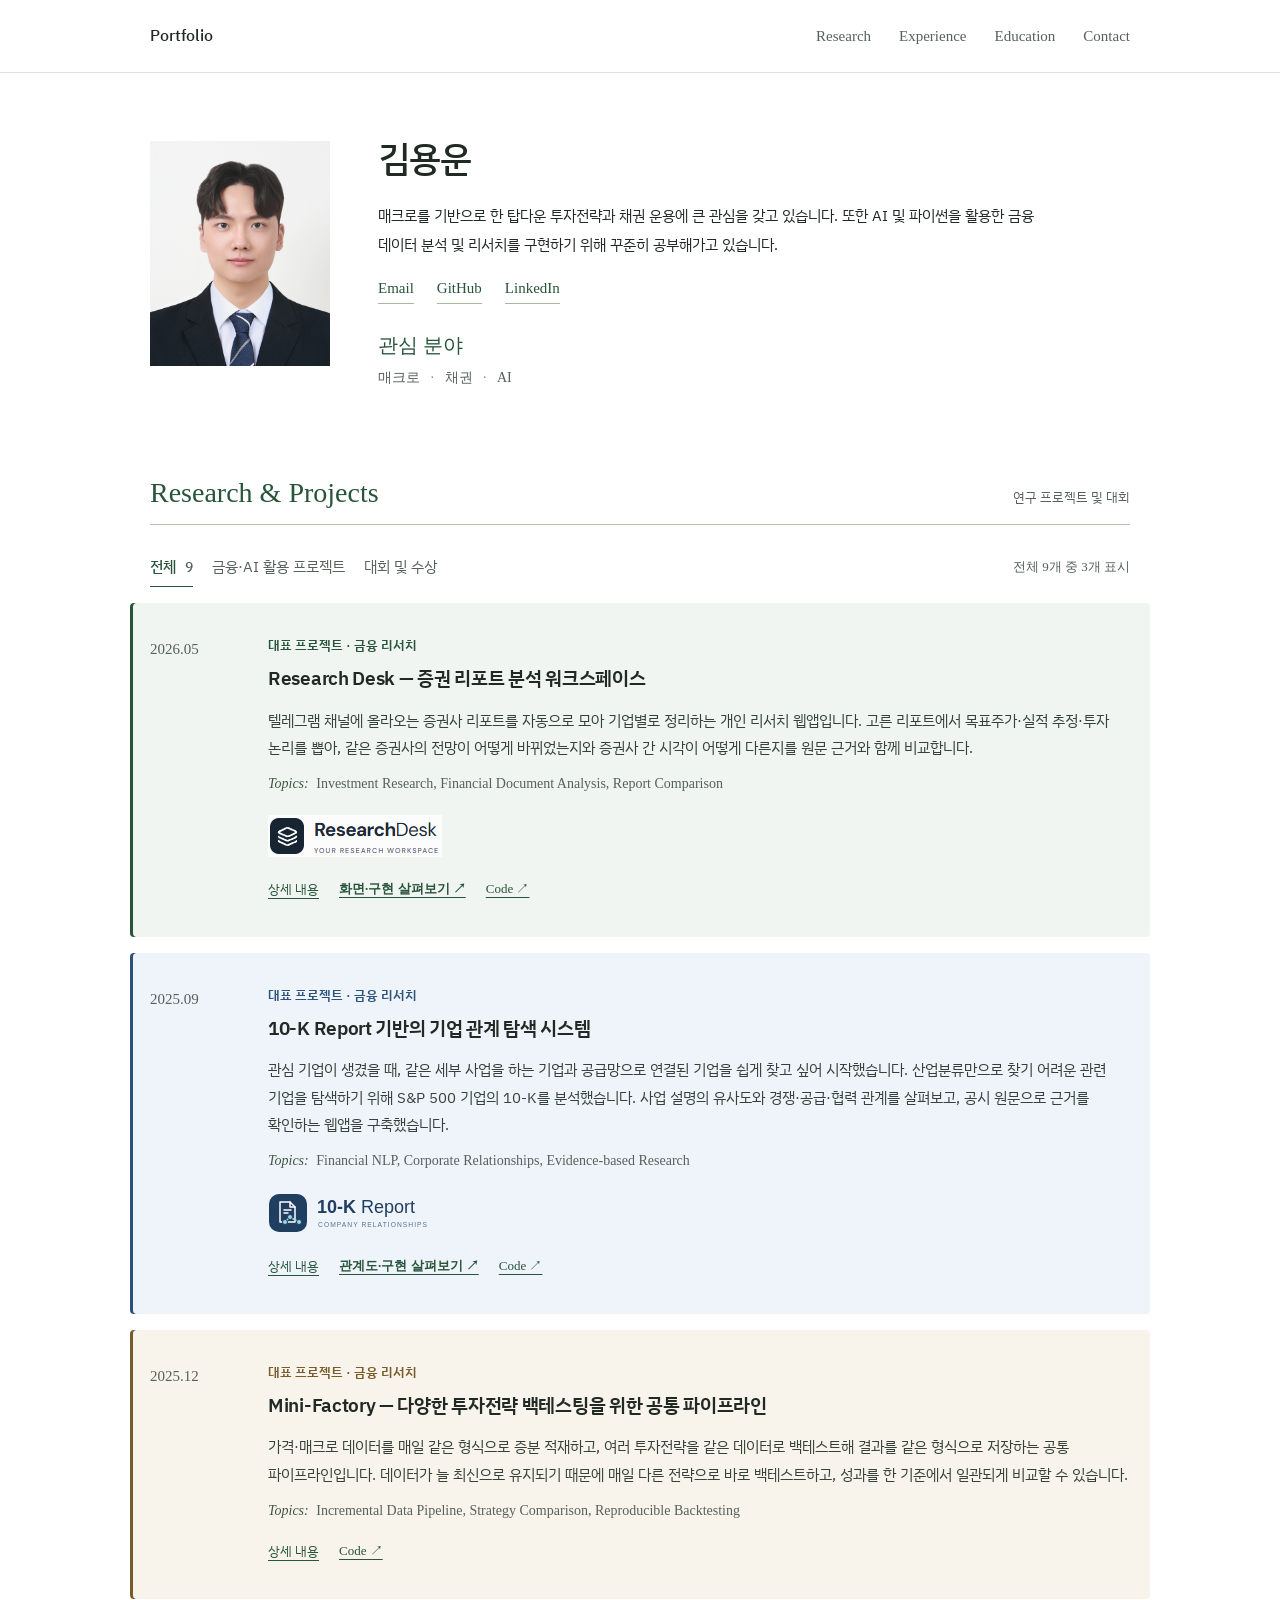
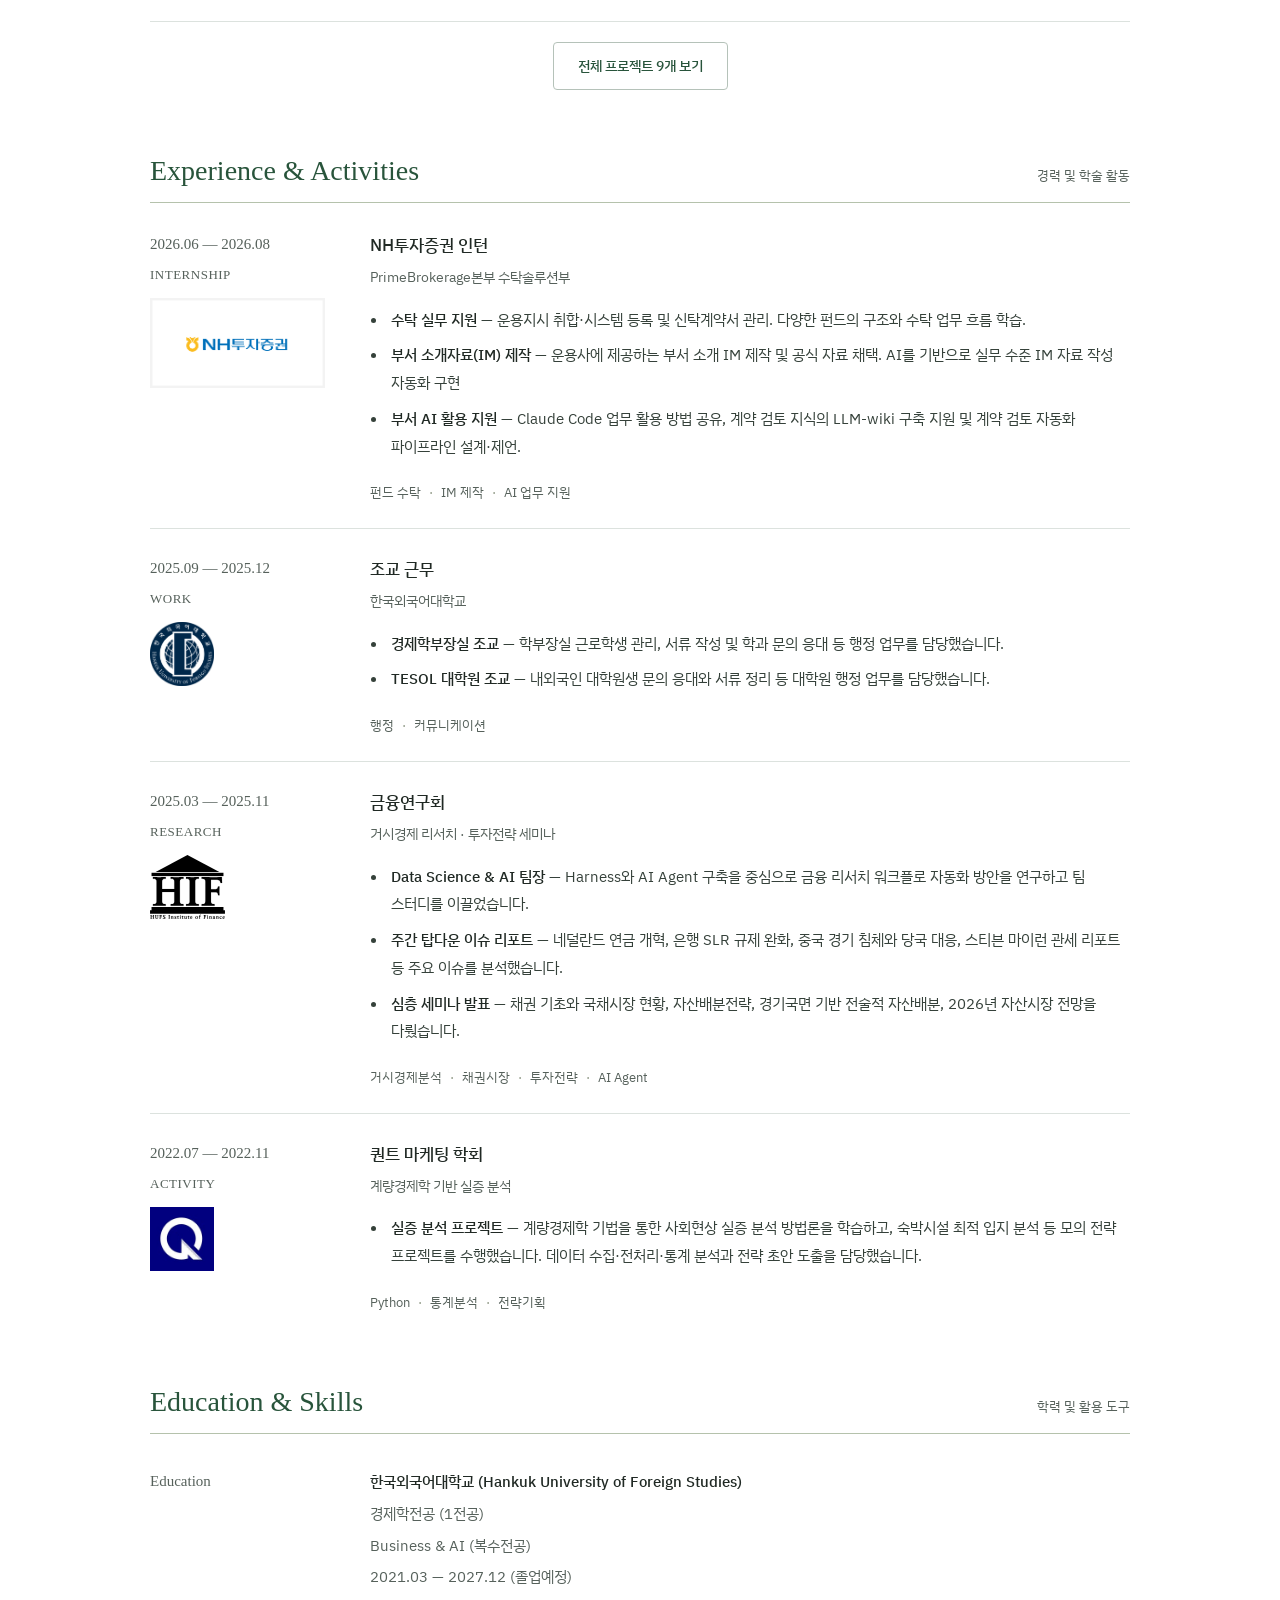
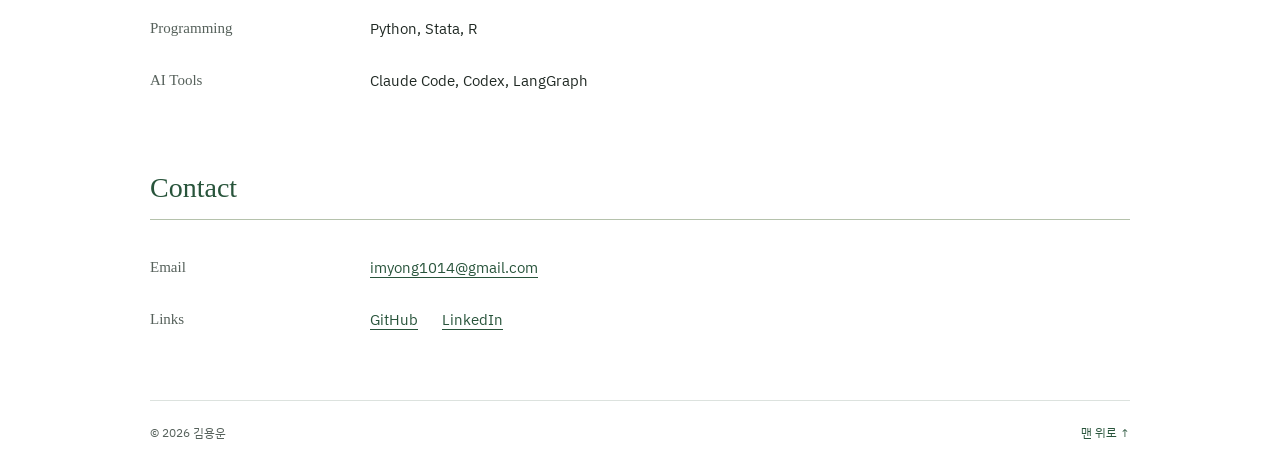
<file: index.html>
<!DOCTYPE html>
<html lang="ko">
<head>
  <meta charset="UTF-8">
  <meta name="viewport" content="width=device-width, initial-scale=1.0">
  <meta name="theme-color" content="#ffffff">
  <meta name="description" content="김용운 — 한국외국어대학교 경제학전공(1전공)·Business &amp; AI(복수전공) 재학 중. 채권 운용·매크로 투자전략, 거시경제·자산배분 리서치, 금융 데이터 분석 및 NH투자증권 인턴 경험.">
  <title>김용운 | Fixed Income & Macro Strategy</title>
  <link rel="icon" href="images/favicon.svg" type="image/svg+xml">
  <link rel="preconnect" href="https://fonts.googleapis.com">
  <link rel="preconnect" href="https://fonts.gstatic.com" crossorigin>
  <link href="https://fonts.googleapis.com/css2?family=IBM+Plex+Sans+KR:wght@400;500;600&display=swap" rel="stylesheet">
  <link rel="stylesheet" href="styles.css?v=project-categories">
  <link rel="stylesheet" href="research-desk-card.css?v=financial-research">
  <script src="projects.js?v=project-categories" defer></script>
  <script src="app.js?v=project-categories" defer></script>
</head>
<body>
  <a class="skip-link" href="#main">본문으로 바로가기</a>
  <header class="site-header">
    <div class="container header-inner">
      <a class="brand" href="#home" aria-label="Portfolio 홈">Portfolio</a>
      <nav aria-label="주요 메뉴">
        <a href="#portfolio" class="nav-link">Research</a>
        <a href="#experience" class="nav-link">Experience</a>
        <a href="#about" class="nav-link">Education</a>
        <a href="#contact" class="nav-link">Contact</a>
      </nav>
    </div>
  </header>
  <main id="main" class="container">
    <section class="profile" id="home" aria-labelledby="profile-title">
      <div class="profile-photo"><img src="images/profile.jpg" alt="김용운" width="180" height="225"></div>
      <div class="profile-bio">
        <h1 id="profile-title">김용운</h1>
        <p class="bio-text">매크로를 기반으로 한 탑다운 투자전략과 채권 운용에 큰 관심을 갖고 있습니다. 또한 AI 및 파이썬을 활용한 금융 데이터 분석 및 리서치를 구현하기 위해 꾸준히 공부해가고 있습니다.</p>
        <div class="profile-links">
          <a href="mailto:imyong1014@gmail.com">Email</a>
          <a href="https://github.com/financeis" target="_blank" rel="noopener noreferrer">GitHub</a>
          <a href="https://www.linkedin.com/in/yongun-kim-45089a309/" target="_blank" rel="noopener noreferrer">LinkedIn</a>
        </div>
        <div class="research-interests"><h2>관심 분야</h2><p>매크로 <span>·</span> 채권 <span>·</span> AI</p></div>
      </div>
    </section>
    <section class="section" id="portfolio" aria-labelledby="work-title">
      <div class="section-heading"><h2 id="work-title">Research & Projects</h2><span class="section-note">연구 프로젝트 및 대회</span></div>
      <div class="filter-bar">
        <div class="filters" role="group" aria-label="프로젝트 분류">
          <button type="button" class="filter active" data-filter="all" aria-pressed="true">전체 <span>9</span></button>
          <button type="button" class="filter" data-filter="finance_ai" aria-pressed="false">금융·AI 활용 프로젝트</button>
          <button type="button" class="filter" data-filter="award" aria-pressed="false">대회 및 수상</button>
        </div>
        <span class="project-count" id="project-count" role="status">9 entries</span>
      </div>
      <div class="project-grid" id="project-grid"></div>
      <div class="project-disclosure" id="project-disclosure" hidden>
        <button type="button" class="project-toggle" id="project-toggle" aria-expanded="false" aria-controls="project-grid">전체 프로젝트 보기</button>
      </div>
      <noscript><p>프로젝트 상세 내용을 보려면 JavaScript를 활성화해주세요. <a href="https://github.com/financeis">GitHub에서 프로젝트 보기</a></p></noscript>
    </section>
    <section class="section" id="experience" aria-labelledby="experience-title">
      <div class="section-heading"><h2 id="experience-title">Experience & Activities</h2><span class="section-note">경력 및 학술 활동</span></div>
      <div class="timeline">
        <article class="experience-item">
          <div class="experience-meta"><span>2026.06 — 2026.08</span><span>INTERNSHIP</span><img class="experience-logo experience-logo-wide" src="images/nh-investment.gif" alt="NH투자증권 로고" loading="lazy"></div>
          <h3>NH투자증권 인턴</h3>
          <p class="experience-org">PrimeBrokerage본부 수탁솔루션부</p>
          <div class="experience-details">
            <ul class="experience-highlights">
              <li><strong>수탁 실무 지원</strong> — 운용지시 취합·시스템 등록 및 신탁계약서 관리. 다양한 펀드의 구조와 수탁 업무 흐름 학습.</li>
              <li><strong>부서 소개자료(IM) 제작</strong> — 운용사에 제공하는 부서 소개 IM 제작 및 공식 자료 채택. AI를 기반으로 실무 수준 IM 자료 작성 자동화 구현</li>
              <li><strong>부서 AI 활용 지원</strong> — Claude Code 업무 활용 방법 공유, 계약 검토 지식의 LLM-wiki 구축 지원 및 계약 검토 자동화 파이프라인 설계·제언.</li>
            </ul>
          </div>
          <div class="tags"><span>펀드 수탁</span><span>IM 제작</span><span>AI 업무 지원</span></div>
        </article>
        <article class="experience-item"><span class="timeline-dot"></span><div class="experience-meta"><span>2025.09 — 2025.12</span><span>WORK</span><img class="experience-logo" src="images/hufs-symbol.png" alt="한국외국어대학교 상징" loading="lazy"></div><h3>조교 근무</h3><p class="experience-org">한국외국어대학교</p><div class="experience-details"><ul class="experience-highlights"><li><strong>경제학부장실 조교</strong> — 학부장실 근로학생 관리, 서류 작성 및 학과 문의 응대 등 행정 업무를 담당했습니다.</li><li><strong>TESOL 대학원 조교</strong> — 내외국인 대학원생 문의 응대와 서류 정리 등 대학원 행정 업무를 담당했습니다.</li></ul></div><div class="tags"><span>행정</span><span>커뮤니케이션</span></div></article>
        <article class="experience-item"><span class="timeline-dot"></span><div class="experience-meta"><span>2025.03 — 2025.11</span><span>RESEARCH</span><img class="experience-logo" src="images/finance-society.svg" alt="금융연구회 로고" loading="lazy"></div><h3>금융연구회</h3><p class="experience-org">거시경제 리서치 · 투자전략 세미나</p><div class="experience-details"><ul class="experience-highlights"><li><strong>Data Science &amp; AI 팀장</strong> — Harness와 AI Agent 구축을 중심으로 금융 리서치 워크플로 자동화 방안을 연구하고 팀 스터디를 이끌었습니다.</li><li><strong>주간 탑다운 이슈 리포트</strong> — 네덜란드 연금 개혁, 은행 SLR 규제 완화, 중국 경기 침체와 당국 대응, 스티븐 마이런 관세 리포트 등 주요 이슈를 분석했습니다.</li><li><strong>심층 세미나 발표</strong> — 채권 기초와 국채시장 현황, 자산배분전략, 경기국면 기반 전술적 자산배분, 2026년 자산시장 전망을 다뤘습니다.</li></ul></div><div class="tags"><span>거시경제분석</span><span>채권시장</span><span>투자전략</span><span>AI Agent</span></div></article>
        <article class="experience-item"><span class="timeline-dot"></span><div class="experience-meta"><span>2022.07 — 2022.11</span><span>ACTIVITY</span><img class="experience-logo" src="images/quant-marketing.jpg" alt="퀀트 마케팅 학회 로고" loading="lazy"></div><h3>퀀트 마케팅 학회</h3><p class="experience-org">계량경제학 기반 실증 분석</p><div class="experience-details"><ul class="experience-highlights"><li><strong>실증 분석 프로젝트</strong> — 계량경제학 기법을 통한 사회현상 실증 분석 방법론을 학습하고, 숙박시설 최적 입지 분석 등 모의 전략 프로젝트를 수행했습니다. 데이터 수집·전처리·통계 분석과 전략 초안 도출을 담당했습니다.</li></ul></div><div class="tags"><span>Python</span><span>통계분석</span><span>전략기획</span></div></article>
      </div>
    </section>
    <section class="section" id="about" aria-labelledby="about-title">
      <div class="section-heading"><h2 id="about-title">Education & Skills</h2><span class="section-note">학력 및 활용 도구</span></div>
      <dl class="academic-facts">
        <div><dt>Education</dt><dd><strong>한국외국어대학교 (Hankuk University of Foreign Studies)</strong><p>경제학전공 (1전공)</p><p>Business &amp; AI (복수전공)</p><p>2021.03 — 2027.12 (졸업예정)</p></dd></div>
        <div><dt>Programming</dt><dd>Python, Stata, R</dd></div>
        <div><dt>AI Tools</dt><dd>Claude Code, Codex, LangGraph</dd></div>
      </dl>
    </section>
    <section class="section contact-section" id="contact" aria-labelledby="contact-title">
      <div class="section-heading"><h2 id="contact-title">Contact</h2></div>
      <dl class="academic-facts">
        <div><dt>Email</dt><dd><a href="mailto:imyong1014@gmail.com">imyong1014@gmail.com</a></dd></div>
        <div><dt>Links</dt><dd class="contact-links"><a href="https://github.com/financeis" target="_blank" rel="noopener noreferrer">GitHub</a><a href="https://www.linkedin.com/in/yongun-kim-45089a309/" target="_blank" rel="noopener noreferrer">LinkedIn</a></dd></div>
      </dl>
    </section>
  </main>
  <footer class="site-footer container"><span>© <span id="year">2026</span> 김용운</span><a href="#home">맨 위로 ↑</a></footer>
  <dialog class="project-dialog" id="project-dialog" aria-labelledby="dialog-title">
    <div class="dialog-toolbar"><span>Project details</span><button type="button" class="dialog-close" aria-label="프로젝트 상세 닫기">✕</button></div>
    <div id="dialog-content"></div>
  </dialog>
</body>
</html>
</file>
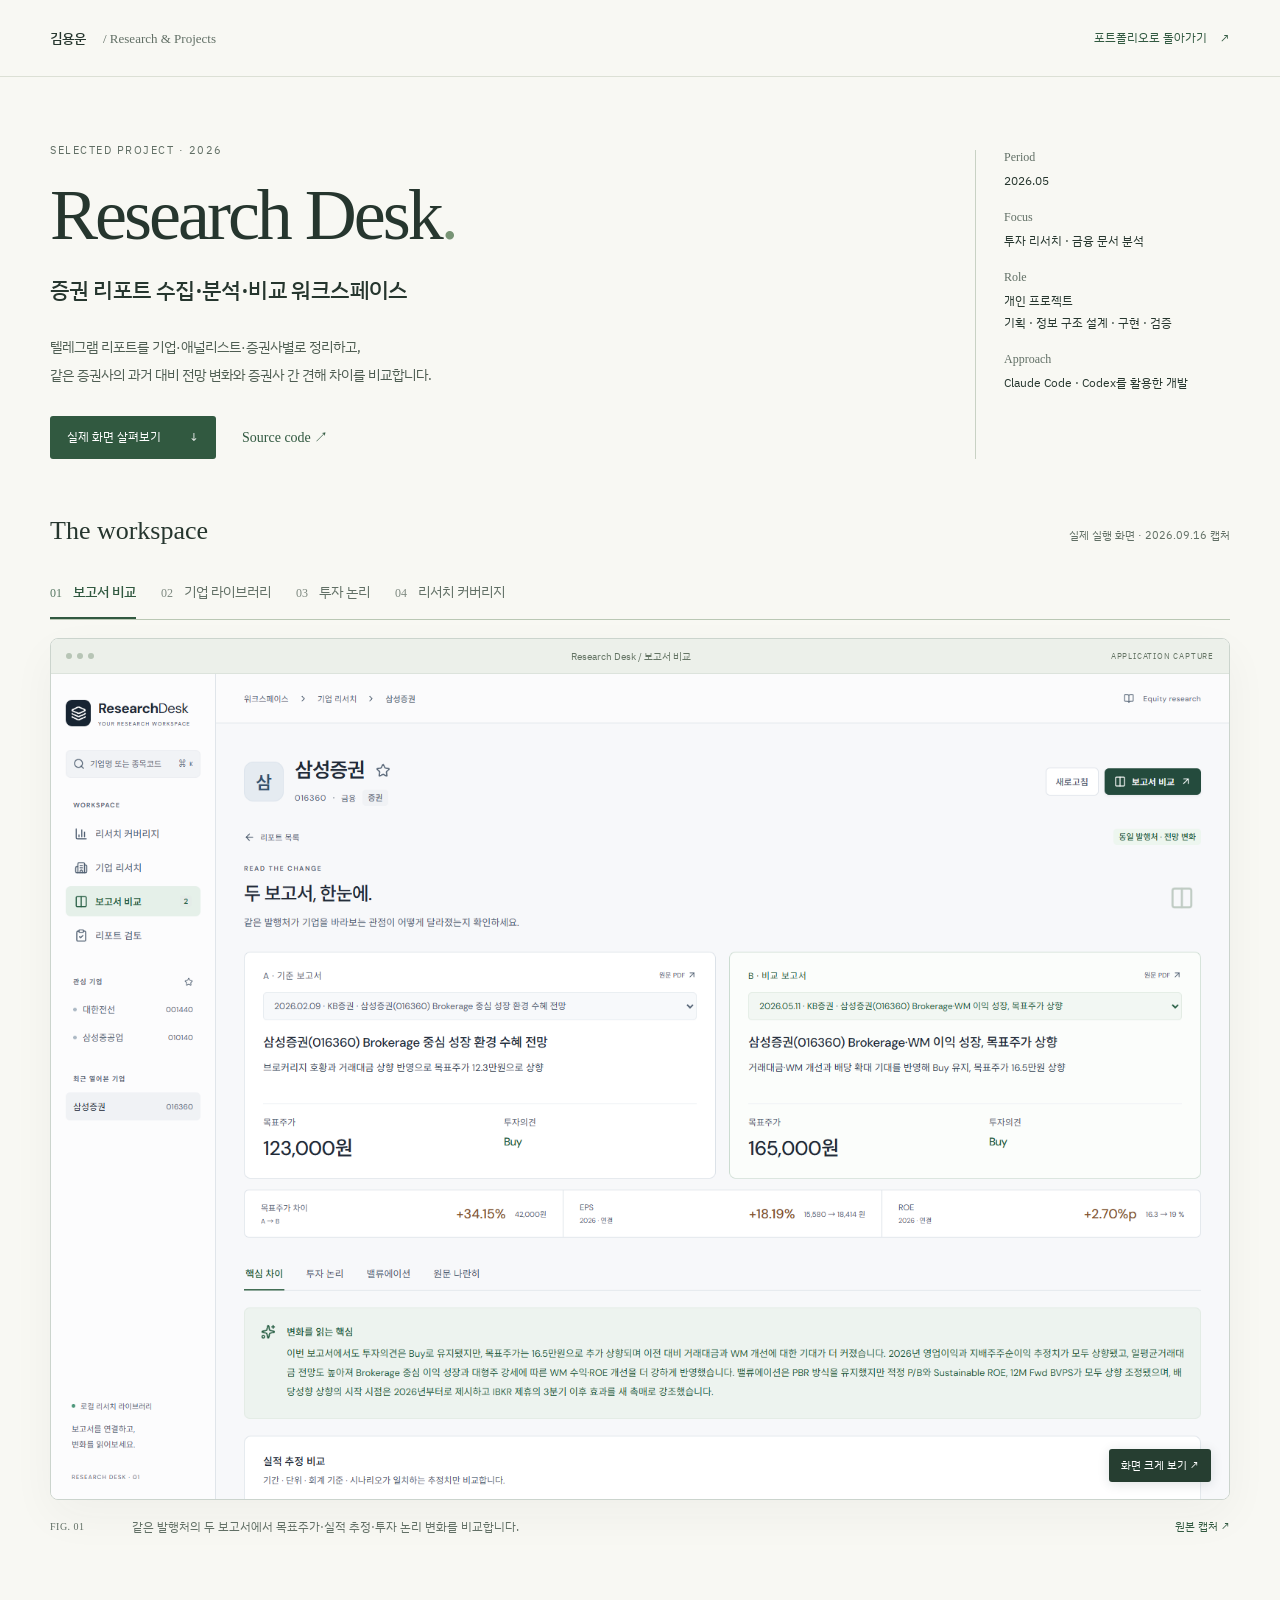
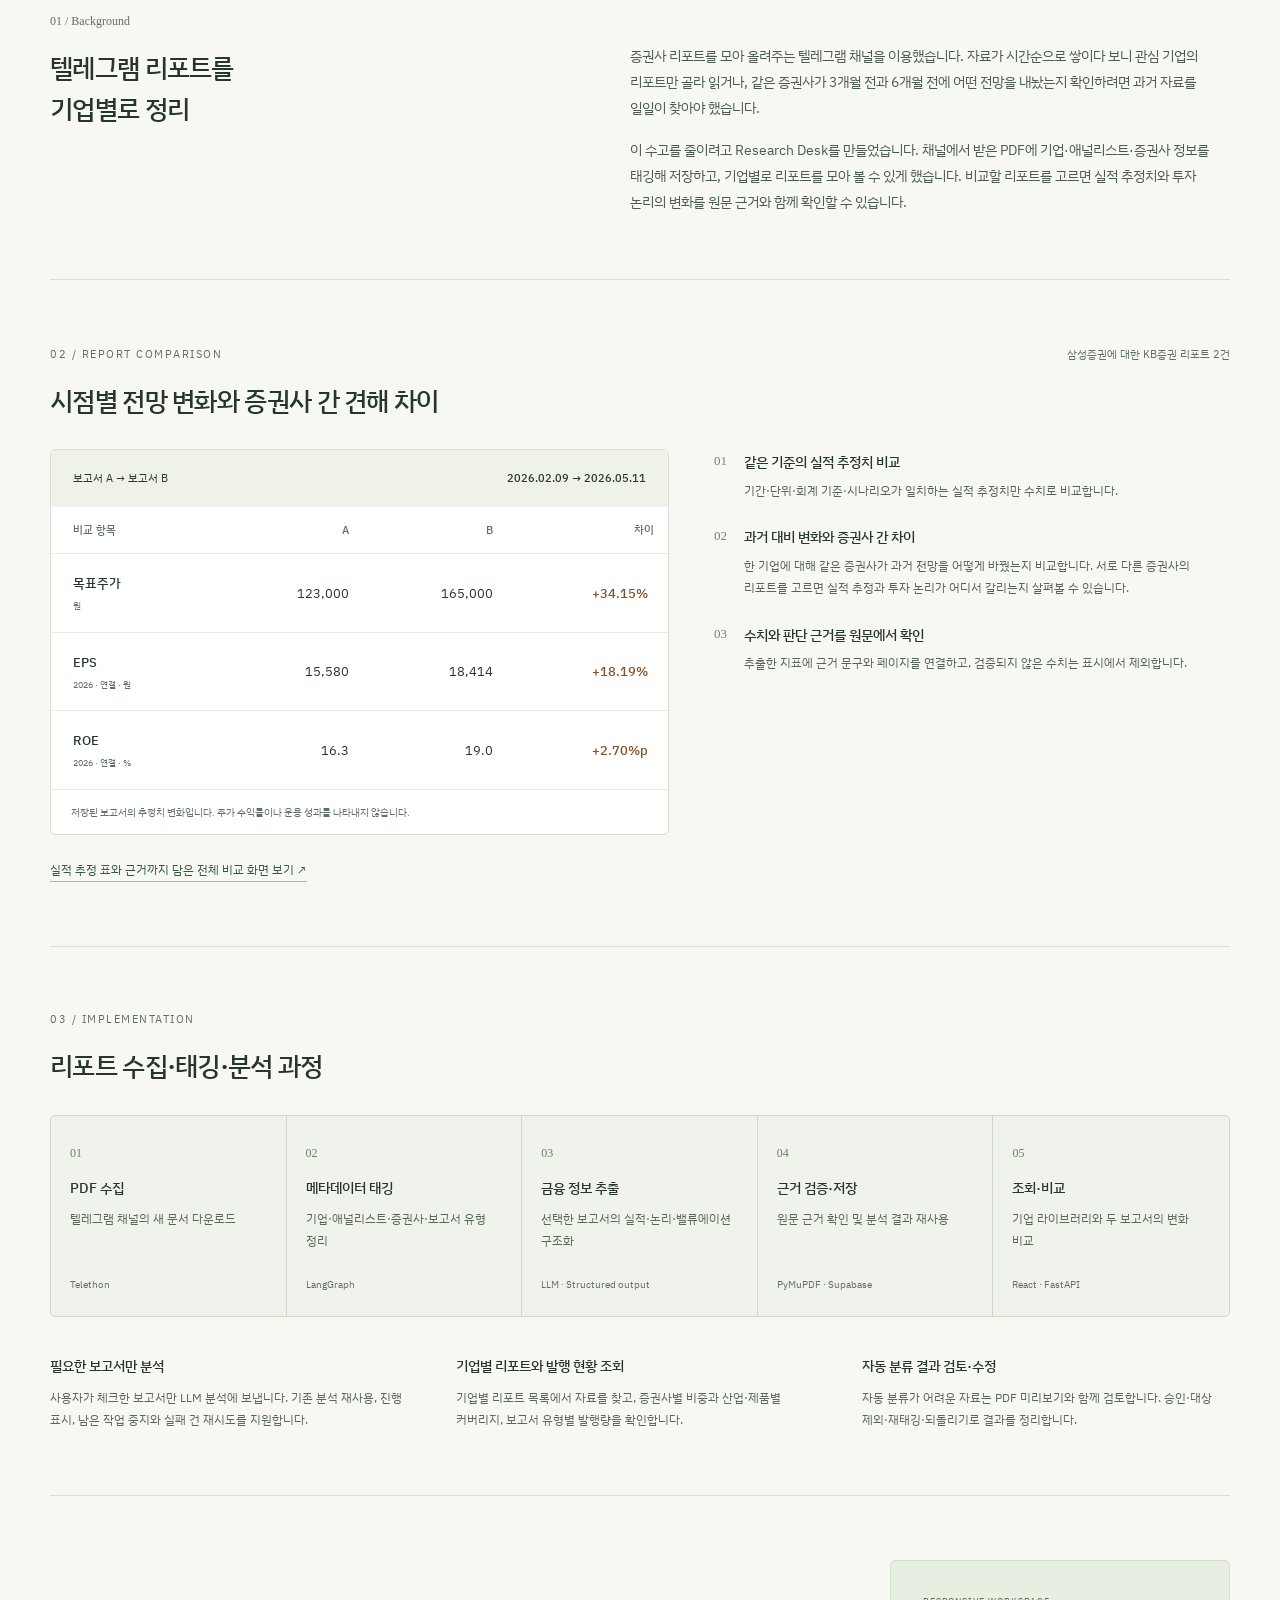
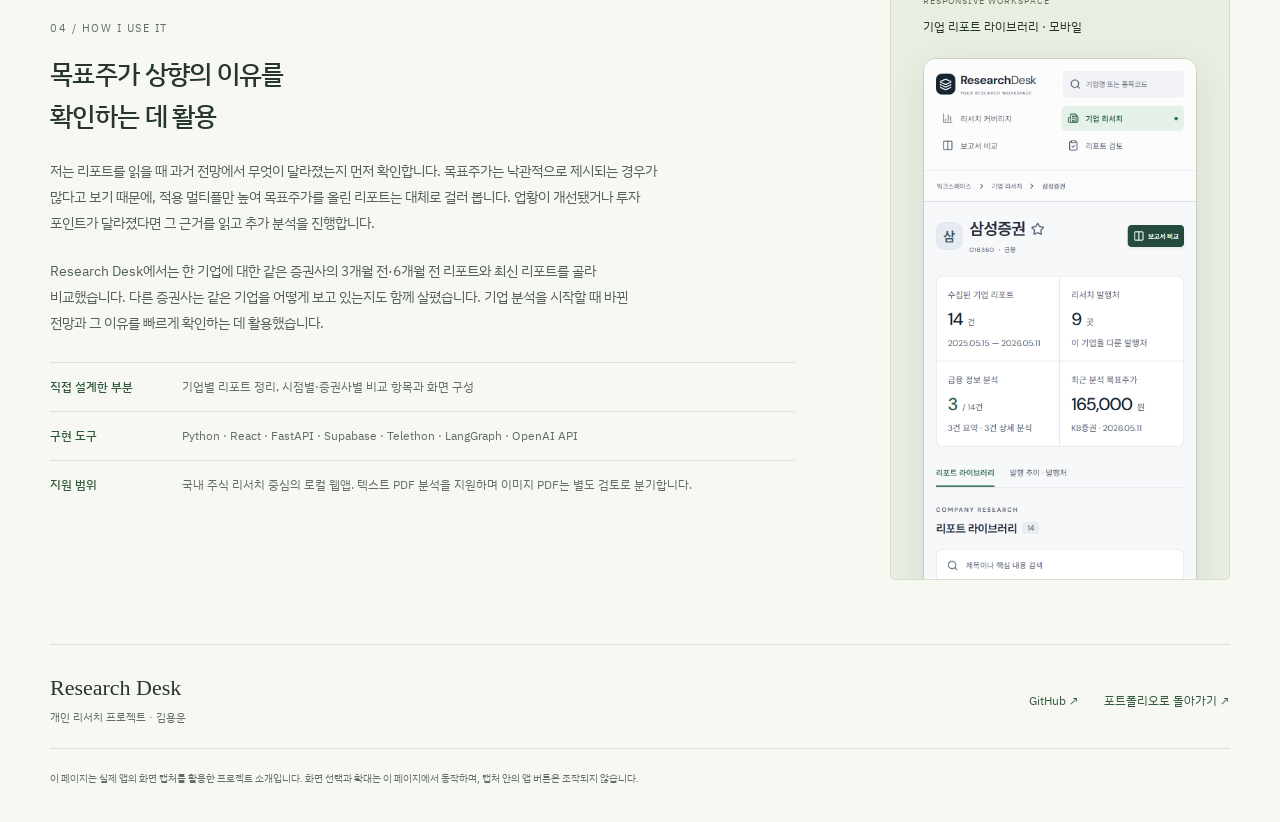
<file: research-desk/index.html>
<!doctype html>
<html lang="ko">
<head>
  <meta charset="utf-8">
  <meta name="viewport" content="width=device-width, initial-scale=1">
  <meta name="theme-color" content="#f8f8f3">
  <meta name="description" content="김용운의 Research Desk 프로젝트. 텔레그램 리포트를 기업·애널리스트·증권사별로 정리하고, 같은 증권사의 과거 대비 전망 변화와 증권사 간 견해 차이를 비교하는 개인 리서치 웹앱.">
  <title>Research Desk — 김용운의 리서치 프로젝트</title>
  <link rel="icon" href="assets/favicon.svg" type="image/svg+xml">
  <link rel="preconnect" href="https://fonts.googleapis.com">
  <link rel="preconnect" href="https://fonts.gstatic.com" crossorigin>
  <link href="https://fonts.googleapis.com/css2?family=IBM+Plex+Sans+KR:wght@400;500;600&display=swap" rel="stylesheet">
  <link rel="stylesheet" href="case-study.css?v=readable-tabs">
  <script src="case-study.js" defer></script>
</head>
<body>
  <a class="skip-link" href="#main">본문으로 바로가기</a>
  <header class="case-header">
    <div class="wrap header-inner">
      <a class="author" href="../index.html#portfolio">김용운 <span>/ Research & Projects</span></a>
      <a class="back-link" href="../index.html#portfolio">포트폴리오로 돌아가기 <span aria-hidden="true">↗</span></a>
    </div>
  </header>
  <main id="main" class="wrap">
    <section class="case-intro" aria-labelledby="case-title">
      <div>
        <p class="eyebrow">Selected project · 2026</p>
        <h1 id="case-title">Research Desk<span class="title-period">.</span></h1>
        <p class="subtitle">증권 리포트 수집·분석·비교 워크스페이스</p>
        <p class="lead">텔레그램 리포트를 기업·애널리스트·증권사별로 정리하고,<br class="desktop-break"> 같은 증권사의 과거 대비 전망 변화와 증권사 간 견해 차이를 비교합니다.</p>
        <div class="intro-links">
          <a class="primary-link" href="#screens">실제 화면 살펴보기 <span aria-hidden="true">↓</span></a>
          <a href="https://github.com/financeis/telegram_report" target="_blank" rel="noopener noreferrer">Source code <span aria-hidden="true">↗</span></a>
        </div>
      </div>
      <dl class="project-facts">
        <div><dt>Period</dt><dd>2026.05</dd></div>
        <div><dt>Focus</dt><dd>투자 리서치 · 금융 문서 분석</dd></div>
        <div><dt>Role</dt><dd>개인 프로젝트<br>기획 · 정보 구조 설계 · 구현 · 검증</dd></div>
        <div><dt>Approach</dt><dd>Claude Code · Codex를 활용한 개발</dd></div>
      </dl>
    </section>

    <section id="screens" class="screen-showcase" aria-labelledby="screens-heading">
      <div class="section-top"><h2 id="screens-heading">The workspace</h2><span>실제 실행 화면 · 2026.09.16 캡처</span></div>
      <div class="screen-tabs" role="tablist" aria-label="프로젝트 화면">
        <button role="tab" id="tab-comparison" aria-selected="true" aria-controls="screen-panel" tabindex="0" data-screen="comparison"><span>01</span> 보고서 비교</button>
        <button role="tab" id="tab-library" aria-selected="false" aria-controls="screen-panel" tabindex="-1" data-screen="library"><span>02</span> 기업 라이브러리</button>
        <button role="tab" id="tab-thesis" aria-selected="false" aria-controls="screen-panel" tabindex="-1" data-screen="thesis"><span>03</span> 투자 논리</button>
        <button role="tab" id="tab-coverage" aria-selected="false" aria-controls="screen-panel" tabindex="-1" data-screen="coverage"><span>04</span> 리서치 커버리지</button>
      </div>
      <div role="tabpanel" id="screen-panel" aria-labelledby="tab-comparison" tabindex="0">
        <div class="screen-frame">
          <div class="window-bar"><span class="window-mark" aria-hidden="true"><i></i><i></i><i></i></span><span id="screen-location">Research Desk / 보고서 비교</span><span class="capture-label">APPLICATION CAPTURE</span></div>
          <button class="screen-zoom" type="button" data-zoom="assets/comparison.png" data-caption="같은 발행처의 두 보고서에서 목표주가·실적 추정·투자 논리 변화를 비교합니다." aria-label="보고서 비교 화면 크게 보기">
            <img id="screen-image" src="assets/comparison.png" width="1600" height="1120" fetchpriority="high" alt="삼성증권의 KB증권 보고서 두 건을 나란히 비교하는 실제 Research Desk 화면">
            <span class="zoom-hint" aria-hidden="true">화면 크게 보기 ↗</span>
          </button>
        </div>
        <div class="screen-caption"><span id="screen-index">FIG. 01</span><p id="screen-description">같은 발행처의 두 보고서에서 목표주가·실적 추정·투자 논리 변화를 비교합니다.</p><a id="screen-original" href="assets/comparison.png" target="_blank" rel="noopener">원본 캡처 ↗</a></div>
      </div>
      <noscript><p class="note">다른 화면: <a href="assets/library.png">기업 라이브러리</a> · <a href="assets/thesis.png">투자 논리</a> · <a href="assets/coverage.png">커버리지</a></p></noscript>
    </section>

    <section class="case-section problem-grid" aria-labelledby="problem-title">
      <div class="section-label"><span>01 / Background</span><h2 id="problem-title">텔레그램 리포트를<br>기업별로 정리</h2></div>
      <div class="prose"><p>증권사 리포트를 모아 올려주는 텔레그램 채널을 이용했습니다. 자료가 시간순으로 쌓이다 보니 관심 기업의 리포트만 골라 읽거나, 같은 증권사가 3개월 전과 6개월 전에 어떤 전망을 내놨는지 확인하려면 과거 자료를 일일이 찾아야 했습니다.</p><p>이 수고를 줄이려고 Research Desk를 만들었습니다. 채널에서 받은 PDF에 기업·애널리스트·증권사 정보를 태깅해 저장하고, 기업별로 리포트를 모아 볼 수 있게 했습니다. 비교할 리포트를 고르면 실적 추정치와 투자 논리의 변화를 원문 근거와 함께 확인할 수 있습니다.</p></div>
    </section>

    <section class="case-section" aria-labelledby="comparison-title">
      <div class="section-top"><div><p class="eyebrow">02 / Report comparison</p><h2 id="comparison-title">시점별 전망 변화와 증권사 간 견해 차이</h2></div><span>삼성증권에 대한 KB증권 리포트 2건</span></div>
      <div class="example-grid">
        <div class="comparison-example">
          <div class="example-heading"><span>보고서 A → 보고서 B</span><strong>2026.02.09 → 2026.05.11</strong></div>
          <div class="example-table-scroll"><table><caption class="sr-only">선택한 두 보고서의 목표주가와 2026년 연결 기준 추정치</caption><thead><tr><th scope="col">비교 항목</th><th scope="col">A</th><th scope="col">B</th><th scope="col">차이</th></tr></thead><tbody>
            <tr><th scope="row">목표주가 <small>원</small></th><td>123,000</td><td>165,000</td><td>+34.15%</td></tr>
            <tr><th scope="row">EPS <small>2026 · 연결 · 원</small></th><td>15,580</td><td>18,414</td><td>+18.19%</td></tr>
            <tr><th scope="row">ROE <small>2026 · 연결 · %</small></th><td>16.3</td><td>19.0</td><td>+2.70%p</td></tr>
          </tbody></table></div>
          <p class="example-note">저장된 보고서의 추정치 변화입니다. 주가 수익률이나 운용 성과를 나타내지 않습니다.</p>
        </div>
        <ol class="principles">
          <li><span>01</span><div><h3>같은 기준의 실적 추정치 비교</h3><p>기간·단위·회계 기준·시나리오가 일치하는 실적 추정치만 수치로 비교합니다.</p></div></li>
          <li><span>02</span><div><h3>과거 대비 변화와 증권사 간 차이</h3><p>한 기업에 대해 같은 증권사가 과거 전망을 어떻게 바꿨는지 비교합니다. 서로 다른 증권사의 리포트를 고르면 실적 추정과 투자 논리가 어디서 갈리는지 살펴볼 수 있습니다.</p></div></li>
          <li><span>03</span><div><h3>수치와 판단 근거를 원문에서 확인</h3><p>추출한 지표에 근거 문구와 페이지를 연결하고, 검증되지 않은 수치는 표시에서 제외합니다.</p></div></li>
        </ol>
      </div>
      <a class="text-link" href="assets/comparison-full.png" target="_blank" rel="noopener">실적 추정 표와 근거까지 담은 전체 비교 화면 보기 ↗</a>
    </section>

    <section class="case-section workflow-section" aria-labelledby="workflow-title">
      <div class="section-top"><div><p class="eyebrow">03 / Implementation</p><h2 id="workflow-title">리포트 수집·태깅·분석 과정</h2></div></div>
      <ol class="pipeline">
        <li><span>01</span><h3>PDF 수집</h3><p>텔레그램 채널의 새 문서 다운로드</p><small>Telethon</small></li>
        <li><span>02</span><h3>메타데이터 태깅</h3><p>기업·애널리스트·증권사·보고서 유형 정리</p><small>LangGraph</small></li>
        <li><span>03</span><h3>금융 정보 추출</h3><p>선택한 보고서의 실적·논리·밸류에이션 구조화</p><small>LLM · Structured output</small></li>
        <li><span>04</span><h3>근거 검증·저장</h3><p>원문 근거 확인 및 분석 결과 재사용</p><small>PyMuPDF · Supabase</small></li>
        <li><span>05</span><h3>조회·비교</h3><p>기업 라이브러리와 두 보고서의 변화 비교</p><small>React · FastAPI</small></li>
      </ol>
      <div class="implementation-grid">
        <article><h3>필요한 보고서만 분석</h3><p>사용자가 체크한 보고서만 LLM 분석에 보냅니다. 기존 분석 재사용, 진행 표시, 남은 작업 중지와 실패 건 재시도를 지원합니다.</p></article>
        <article><h3>기업별 리포트와 발행 현황 조회</h3><p>기업별 리포트 목록에서 자료를 찾고, 증권사별 비중과 산업·제품별 커버리지, 보고서 유형별 발행량을 확인합니다.</p></article>
        <article><h3>자동 분류 결과 검토·수정</h3><p>자동 분류가 어려운 자료는 PDF 미리보기와 함께 검토합니다. 승인·대상 제외·재태깅·되돌리기로 결과를 정리합니다.</p></article>
      </div>
    </section>

    <section class="case-section closing-grid" aria-labelledby="reflection-title">
      <div>
        <p class="eyebrow">04 / How I use it</p><h2 id="reflection-title">목표주가 상향의 이유를<br>확인하는 데 활용</h2>
        <p class="reflection">저는 리포트를 읽을 때 과거 전망에서 무엇이 달라졌는지 먼저 확인합니다. 목표주가는 낙관적으로 제시되는 경우가 많다고 보기 때문에, 적용 멀티플만 높여 목표주가를 올린 리포트는 대체로 걸러 봅니다. 업황이 개선됐거나 투자 포인트가 달라졌다면 그 근거를 읽고 추가 분석을 진행합니다.</p>
        <p class="reflection">Research Desk에서는 한 기업에 대한 같은 증권사의 3개월 전·6개월 전 리포트와 최신 리포트를 골라 비교했습니다. 다른 증권사는 같은 기업을 어떻게 보고 있는지도 함께 살폈습니다. 기업 분석을 시작할 때 바뀐 전망과 그 이유를 빠르게 확인하는 데 활용했습니다.</p>
        <dl class="contribution-list"><div><dt>직접 설계한 부분</dt><dd>기업별 리포트 정리, 시점별·증권사별 비교 항목과 화면 구성</dd></div><div><dt>구현 도구</dt><dd>Python · React · FastAPI · Supabase · Telethon · LangGraph · OpenAI API</dd></div><div><dt>지원 범위</dt><dd>국내 주식 리서치 중심의 로컬 웹앱. 텍스트 PDF 분석을 지원하며 이미지 PDF는 별도 검토로 분기합니다.</dd></div></dl>
      </div>
      <figure class="mobile-figure"><div class="mobile-caption"><span>RESPONSIVE WORKSPACE</span><p>기업 리포트 라이브러리 · 모바일</p></div><button type="button" data-zoom="assets/mobile.png" data-caption="모바일 기업 리포트 라이브러리의 실제 화면" aria-label="모바일 화면 크게 보기"><img src="assets/mobile.png" alt="모바일에서 확인하는 삼성증권 리포트 라이브러리" width="390" height="844" loading="lazy"></button></figure>
    </section>
    <footer class="case-footer"><div><strong>Research Desk</strong><p>개인 리서치 프로젝트 · 김용운</p></div><div><a href="https://github.com/financeis/telegram_report" target="_blank" rel="noopener noreferrer">GitHub ↗</a><a href="../index.html#portfolio">포트폴리오로 돌아가기 ↗</a></div><small>이 페이지는 실제 앱의 화면 캡처를 활용한 프로젝트 소개입니다. 화면 선택과 확대는 이 페이지에서 동작하며, 캡처 안의 앱 버튼은 조작되지 않습니다.</small></footer>
  </main>
  <dialog id="image-dialog" class="image-dialog" aria-labelledby="zoom-title"><div class="zoom-toolbar"><h2 id="zoom-title">화면 크게 보기</h2><div><button type="button" id="zoom-size" aria-pressed="false">원본 크기</button><button type="button" id="zoom-close" aria-label="확대 화면 닫기">닫기 ✕</button></div></div><div class="zoom-scroll"><img id="zoom-image" alt=""></div><p id="zoom-caption"></p></dialog>
</body>
</html>
</file>
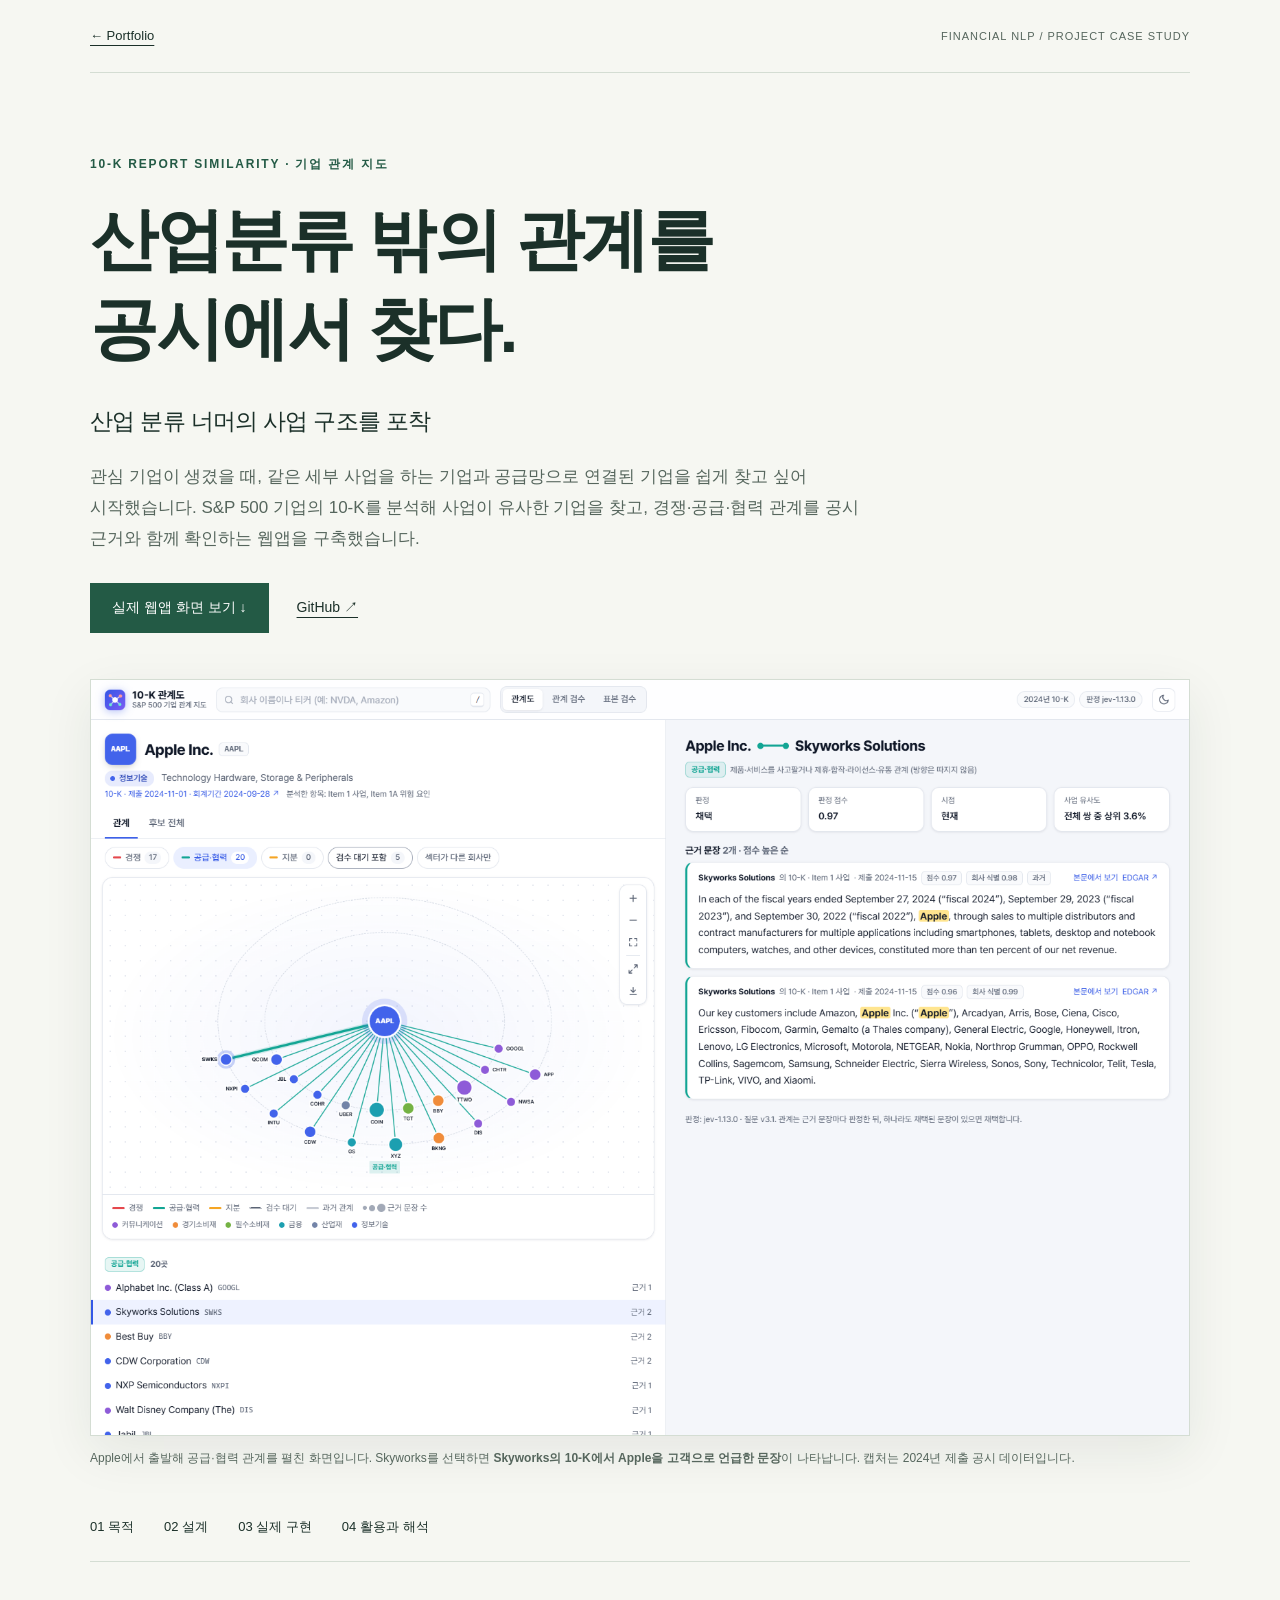
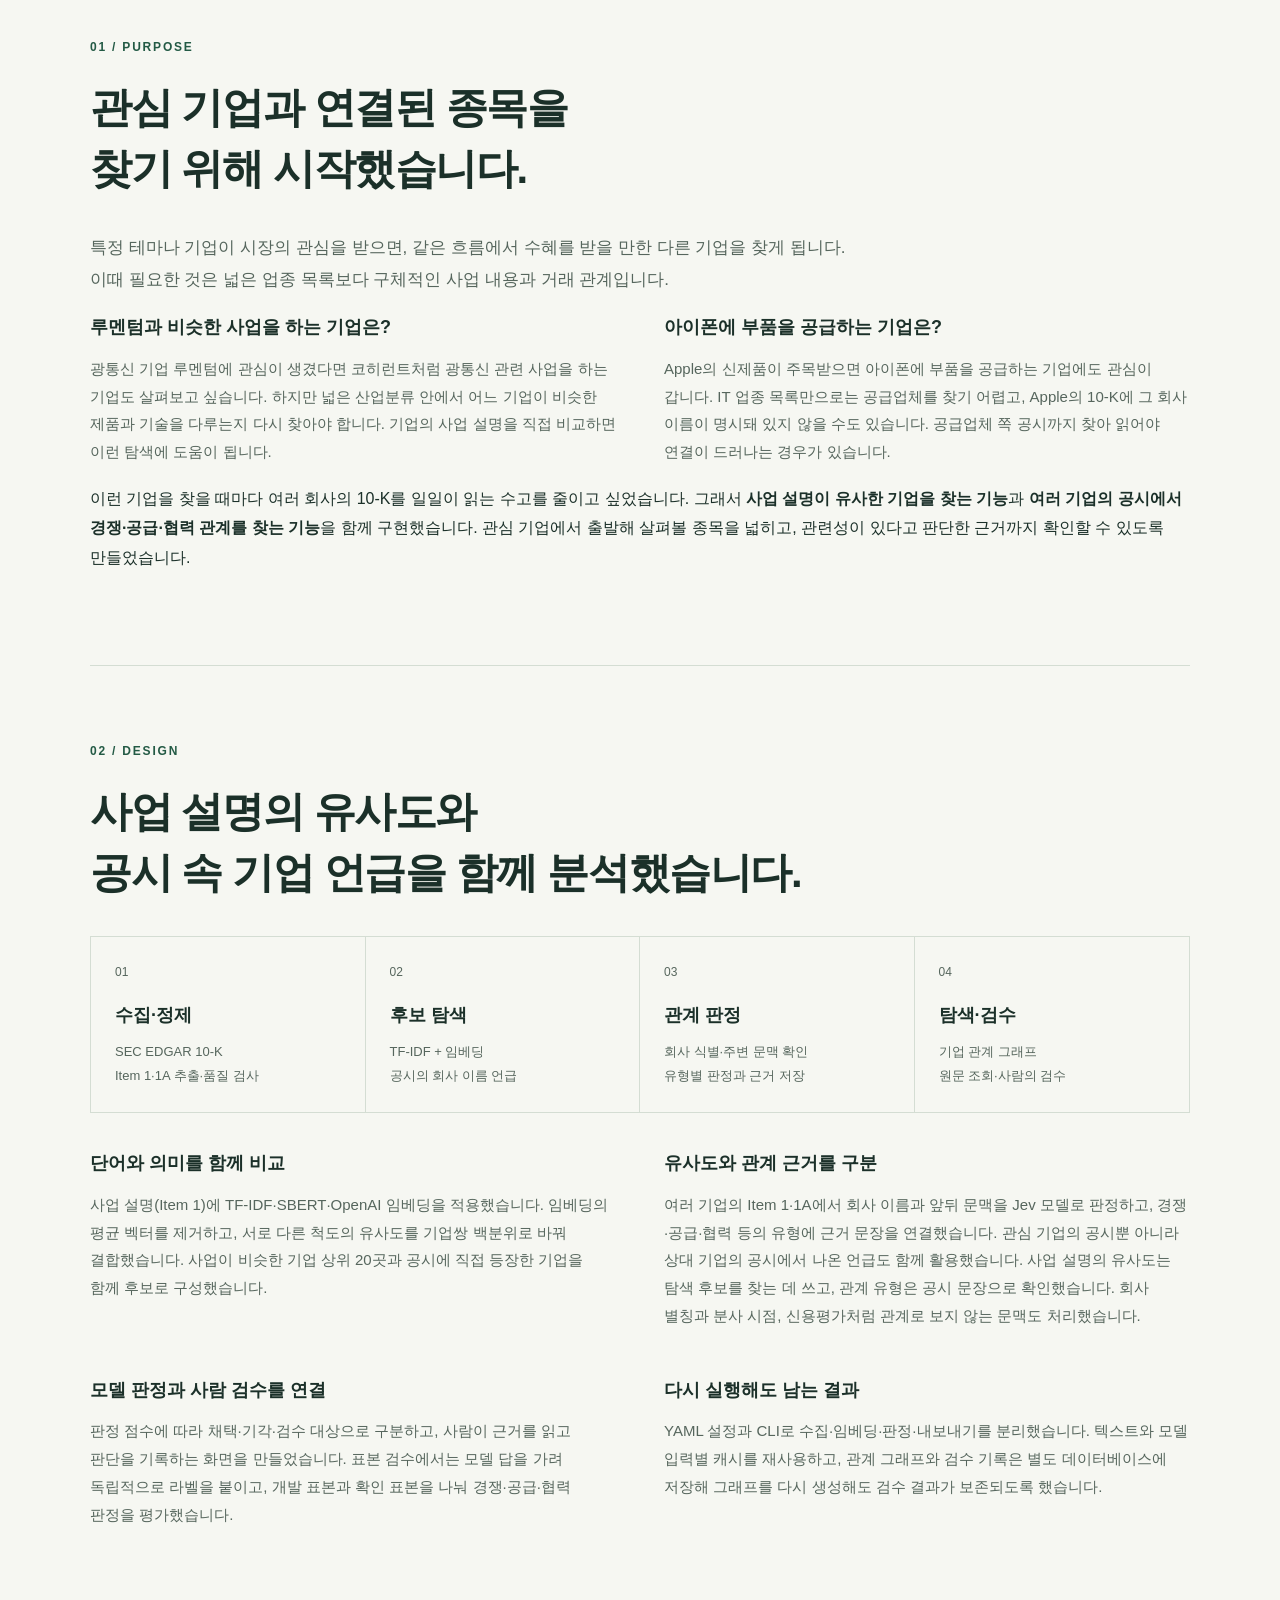
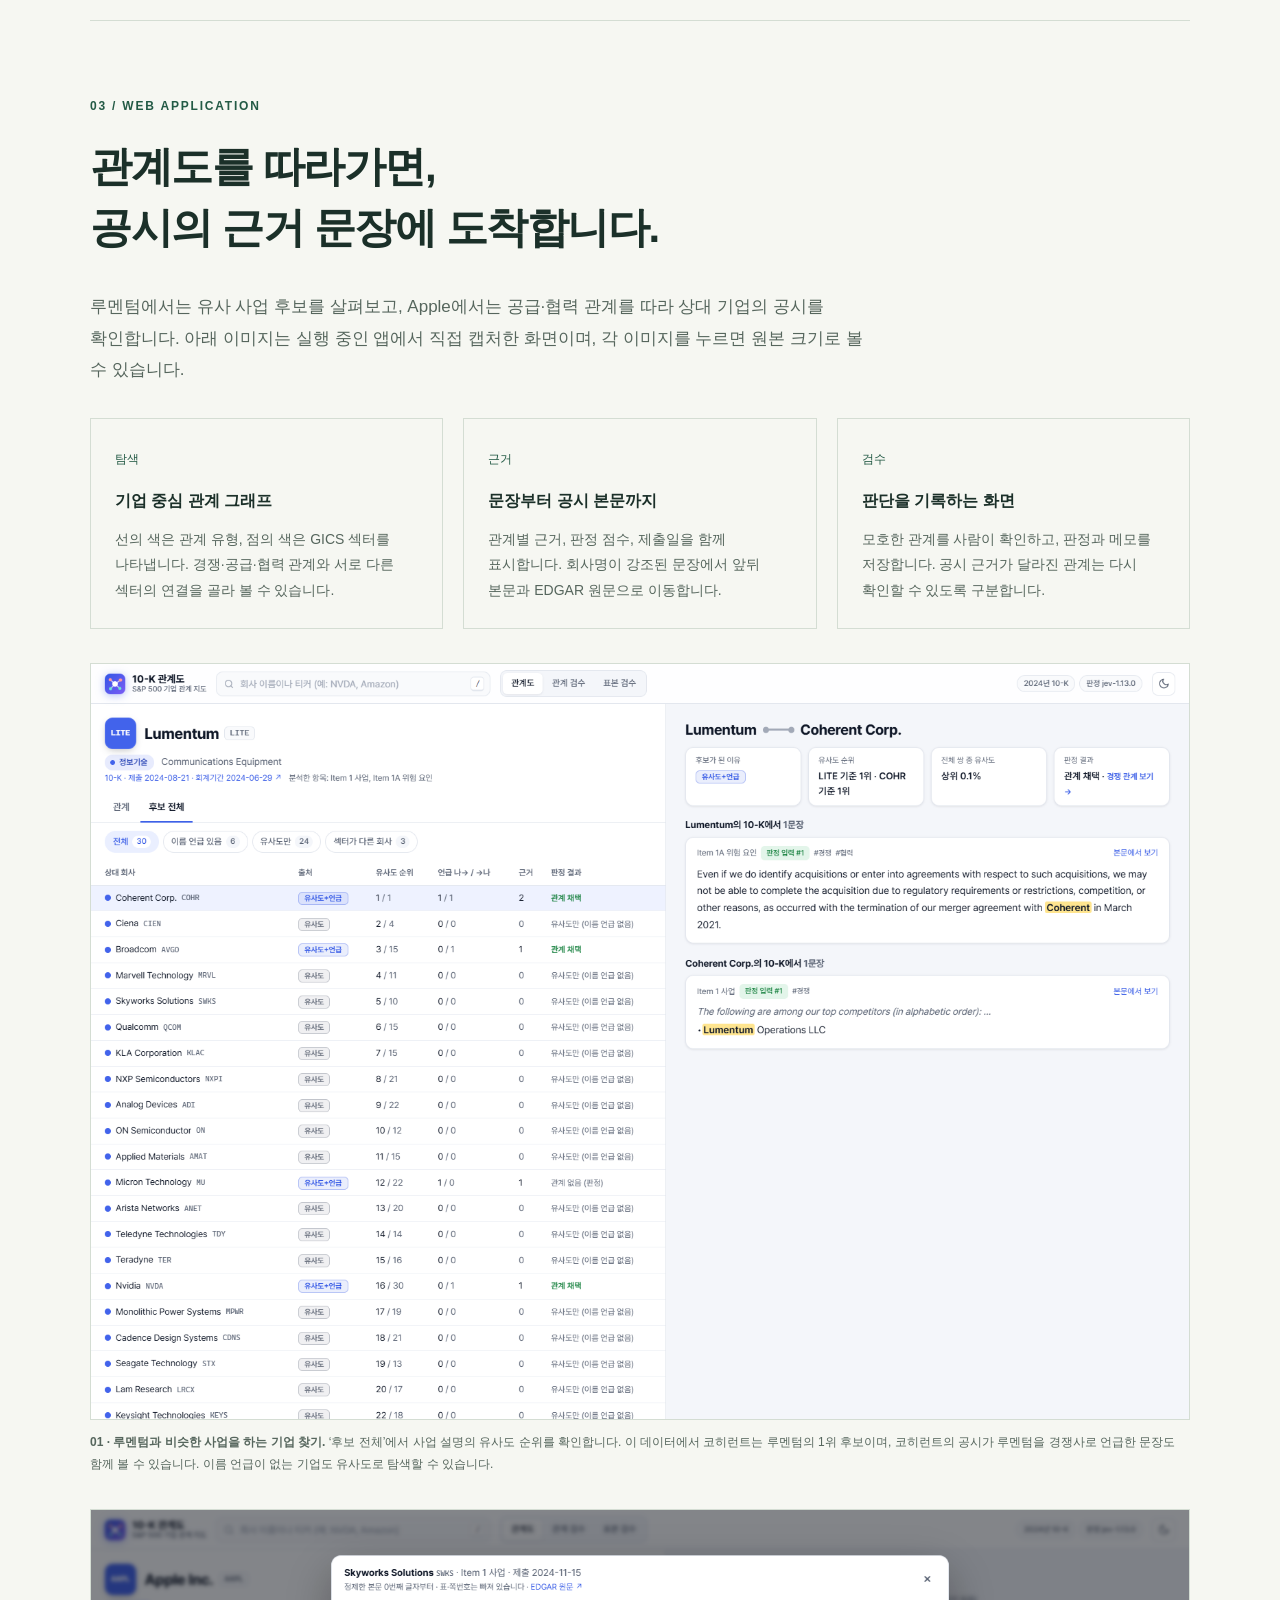
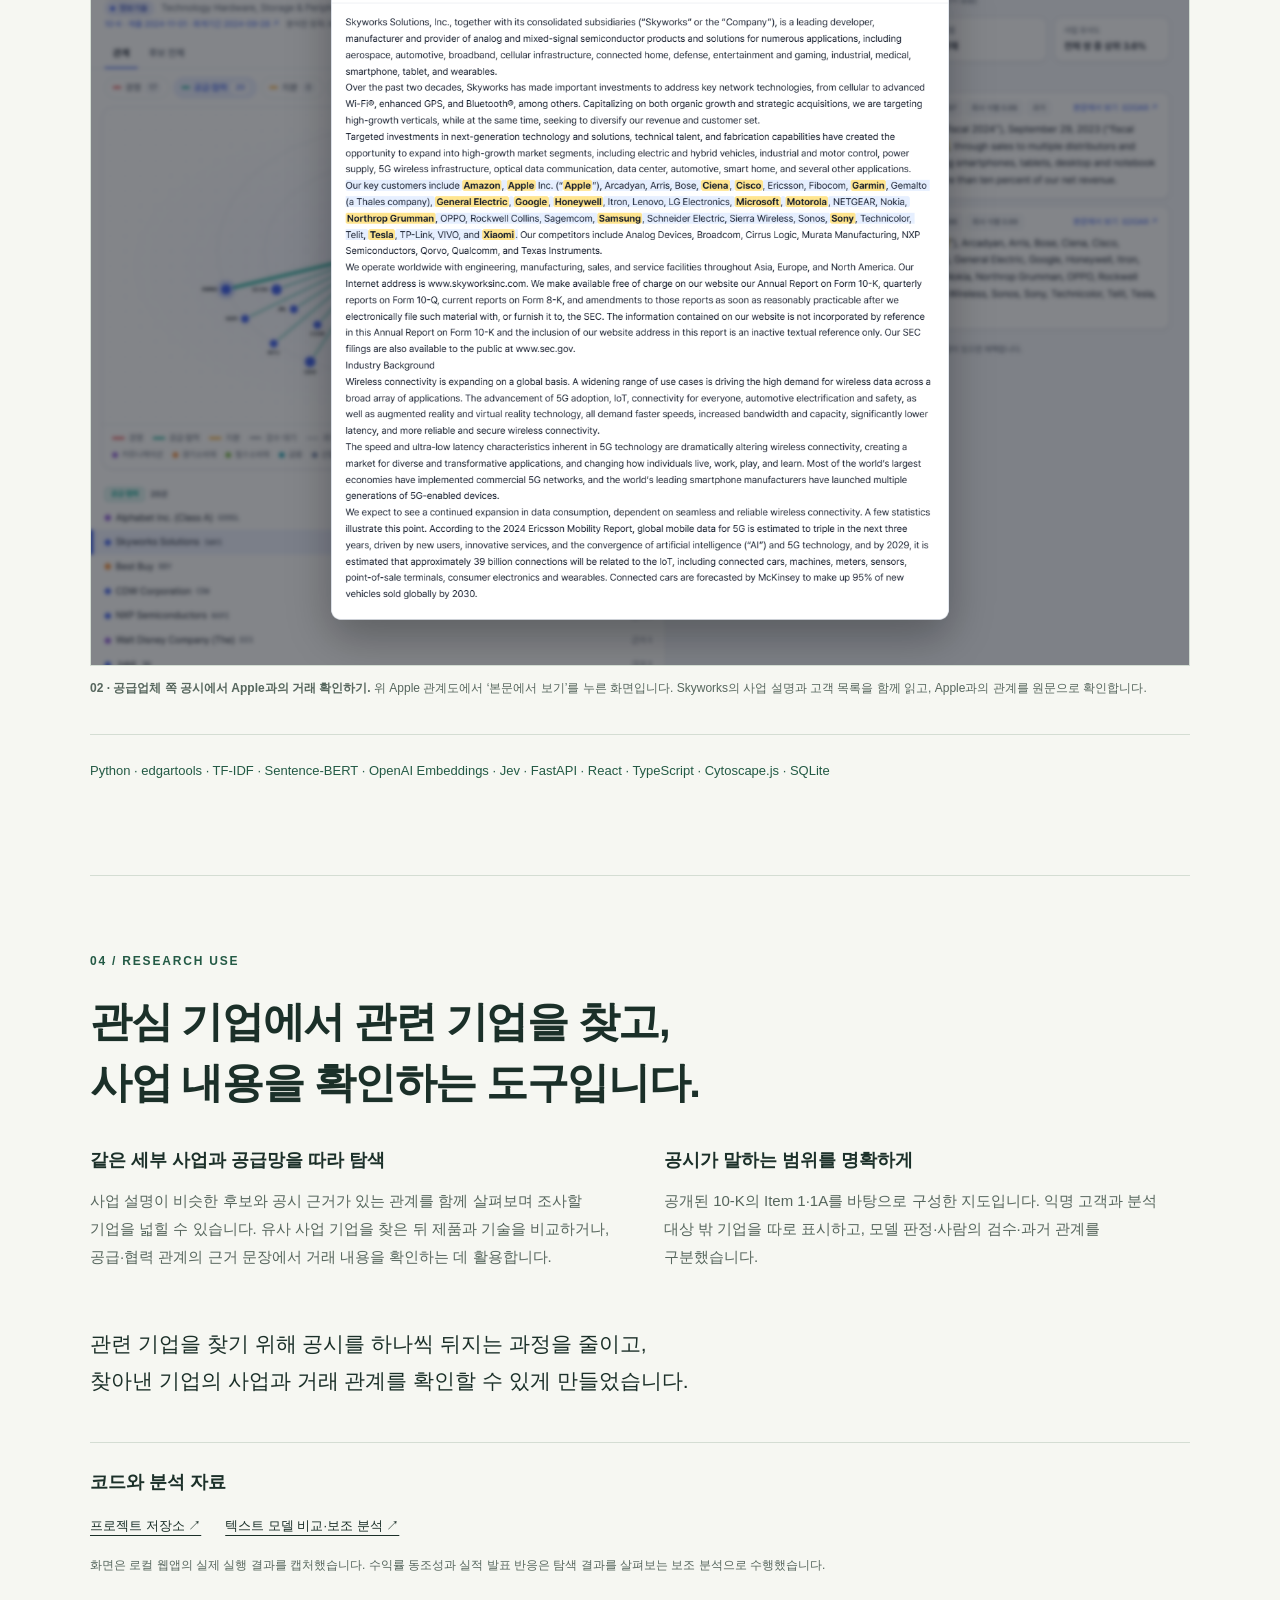
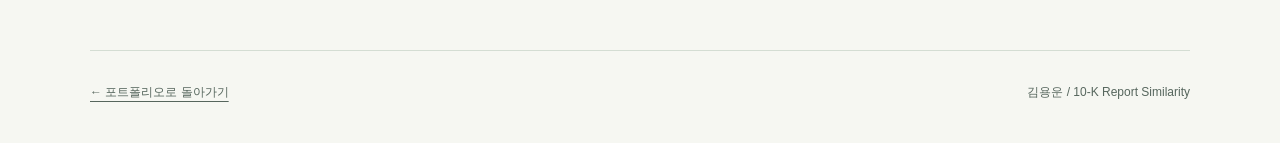
<file: ten-k/index.html>
<!doctype html>
<html lang="ko">
<head>
  <meta charset="utf-8">
  <meta name="viewport" content="width=device-width, initial-scale=1">
  <meta name="theme-color" content="#f6f7f2">
  <meta name="description" content="관심 기업과 비슷한 세부 사업을 하는 기업, 공급망으로 연결된 기업을 찾는 10-K 기반 탐색 시스템. 사업 설명의 유사도와 여러 기업의 공시 근거를 함께 분석했습니다.">
  <title>10-K 기업 관계 지도 | 김용운 Portfolio</title>
  <link rel="icon" href="assets/ten-k-icon.svg" type="image/svg+xml">
  <link rel="stylesheet" href="case-study.css">
</head>
<body>
  <a class="skip" href="#main">본문으로 바로가기</a>
  <header><a href="../index.html#portfolio">← Portfolio</a><span>FINANCIAL NLP / PROJECT CASE STUDY</span></header>
  <main id="main">
    <section class="hero">
      <p class="eyebrow">10-K REPORT SIMILARITY · 기업 관계 지도</p>
      <h1>산업분류 밖의 관계를<br>공시에서 찾다.</h1>
      <p class="lead">산업 분류 너머의 사업 구조를 포착</p>
      <p class="intro">관심 기업이 생겼을 때, 같은 세부 사업을 하는 기업과 공급망으로 연결된 기업을 쉽게 찾고 싶어 시작했습니다. S&amp;P 500 기업의 10-K를 분석해 사업이 유사한 기업을 찾고, 경쟁·공급·협력 관계를 공시 근거와 함께 확인하는 웹앱을 구축했습니다.</p>
      <div class="links"><a class="primary" href="#relations">실제 웹앱 화면 보기 ↓</a><a href="https://github.com/financeis/10-K-Report-Similarity" target="_blank" rel="noopener noreferrer">GitHub ↗</a></div>
      <figure class="hero-screen"><a href="assets/apple-supply-relations.webp" target="_blank" rel="noopener noreferrer" aria-label="Apple 공급·협력 관계도와 Skyworks 근거 화면 크게 보기"><img src="assets/apple-supply-relations.webp" width="1600" height="1100" fetchpriority="high" alt="실제 웹앱에서 Apple의 공급·협력 관계를 펼치고 Skyworks를 선택해 상대 기업의 10-K 근거를 확인하는 화면"></a><figcaption>Apple에서 출발해 공급·협력 관계를 펼친 화면입니다. Skyworks를 선택하면 <strong>Skyworks의 10-K에서 Apple을 고객으로 언급한 문장</strong>이 나타납니다. 캡처는 2024년 제출 공시 데이터입니다.</figcaption></figure>
    </section>
    <nav aria-label="프로젝트 목차"><a href="#question">01 목적</a><a href="#method">02 설계</a><a href="#relations">03 실제 구현</a><a href="#limits">04 활용과 해석</a></nav>
    <section id="question" class="chapter">
      <p class="eyebrow">01 / PURPOSE</p><h2>관심 기업과 연결된 종목을<br>찾기 위해 시작했습니다.</h2>
      <p class="section-intro">특정 테마나 기업이 시장의 관심을 받으면, 같은 흐름에서 수혜를 받을 만한 다른 기업을 찾게 됩니다. 이때 필요한 것은 넓은 업종 목록보다 구체적인 사업 내용과 거래 관계입니다.</p>
      <div class="columns"><article><h3>루멘텀과 비슷한 사업을 하는 기업은?</h3><p>광통신 기업 루멘텀에 관심이 생겼다면 코히런트처럼 광통신 관련 사업을 하는 기업도 살펴보고 싶습니다. 하지만 넓은 산업분류 안에서 어느 기업이 비슷한 제품과 기술을 다루는지 다시 찾아야 합니다. 기업의 사업 설명을 직접 비교하면 이런 탐색에 도움이 됩니다.</p></article><article><h3>아이폰에 부품을 공급하는 기업은?</h3><p>Apple의 신제품이 주목받으면 아이폰에 부품을 공급하는 기업에도 관심이 갑니다. IT 업종 목록만으로는 공급업체를 찾기 어렵고, Apple의 10-K에 그 회사 이름이 명시돼 있지 않을 수도 있습니다. 공급업체 쪽 공시까지 찾아 읽어야 연결이 드러나는 경우가 있습니다.</p></article></div>
      <p>이런 기업을 찾을 때마다 여러 회사의 10-K를 일일이 읽는 수고를 줄이고 싶었습니다. 그래서 <strong>사업 설명이 유사한 기업을 찾는 기능</strong>과 <strong>여러 기업의 공시에서 경쟁·공급·협력 관계를 찾는 기능</strong>을 함께 구현했습니다. 관심 기업에서 출발해 살펴볼 종목을 넓히고, 관련성이 있다고 판단한 근거까지 확인할 수 있도록 만들었습니다.</p>
    </section>
    <section id="method" class="chapter">
      <p class="eyebrow">02 / DESIGN</p><h2>사업 설명의 유사도와<br>공시 속 기업 언급을 함께 분석했습니다.</h2>
      <ol class="pipeline"><li><span>01</span><strong>수집·정제</strong><p>SEC EDGAR 10-K<br>Item 1·1A 추출·품질 검사</p></li><li><span>02</span><strong>후보 탐색</strong><p>TF-IDF + 임베딩<br>공시의 회사 이름 언급</p></li><li><span>03</span><strong>관계 판정</strong><p>회사 식별·주변 문맥 확인<br>유형별 판정과 근거 저장</p></li><li><span>04</span><strong>탐색·검수</strong><p>기업 관계 그래프<br>원문 조회·사람의 검수</p></li></ol>
      <div class="columns"><article><h3>단어와 의미를 함께 비교</h3><p>사업 설명(Item 1)에 TF-IDF·SBERT·OpenAI 임베딩을 적용했습니다. 임베딩의 평균 벡터를 제거하고, 서로 다른 척도의 유사도를 기업쌍 백분위로 바꿔 결합했습니다. 사업이 비슷한 기업 상위 20곳과 공시에 직접 등장한 기업을 함께 후보로 구성했습니다.</p></article><article><h3>유사도와 관계 근거를 구분</h3><p>여러 기업의 Item 1·1A에서 회사 이름과 앞뒤 문맥을 Jev 모델로 판정하고, 경쟁·공급·협력 등의 유형에 근거 문장을 연결했습니다. 관심 기업의 공시뿐 아니라 상대 기업의 공시에서 나온 언급도 함께 활용했습니다. 사업 설명의 유사도는 탐색 후보를 찾는 데 쓰고, 관계 유형은 공시 문장으로 확인했습니다. 회사 별칭과 분사 시점, 신용평가처럼 관계로 보지 않는 문맥도 처리했습니다.</p></article><article><h3>모델 판정과 사람 검수를 연결</h3><p>판정 점수에 따라 채택·기각·검수 대상으로 구분하고, 사람이 근거를 읽고 판단을 기록하는 화면을 만들었습니다. 표본 검수에서는 모델 답을 가려 독립적으로 라벨을 붙이고, 개발 표본과 확인 표본을 나눠 경쟁·공급·협력 판정을 평가했습니다.</p></article><article><h3>다시 실행해도 남는 결과</h3><p>YAML 설정과 CLI로 수집·임베딩·판정·내보내기를 분리했습니다. 텍스트와 모델 입력별 캐시를 재사용하고, 관계 그래프와 검수 기록은 별도 데이터베이스에 저장해 그래프를 다시 생성해도 검수 결과가 보존되도록 했습니다.</p></article></div>
    </section>
    <section id="relations" class="chapter">
      <p class="eyebrow">03 / WEB APPLICATION</p><h2>관계도를 따라가면,<br>공시의 근거 문장에 도착합니다.</h2>
      <p class="section-intro">루멘텀에서는 유사 사업 후보를 살펴보고, Apple에서는 공급·협력 관계를 따라 상대 기업의 공시를 확인합니다. 아래 이미지는 실행 중인 앱에서 직접 캡처한 화면이며, 각 이미지를 누르면 원본 크기로 볼 수 있습니다.</p>
      <div class="evidence-flow"><article><span>탐색</span><h3>기업 중심 관계 그래프</h3><p>선의 색은 관계 유형, 점의 색은 GICS 섹터를 나타냅니다. 경쟁·공급·협력 관계와 서로 다른 섹터의 연결을 골라 볼 수 있습니다.</p></article><article><span>근거</span><h3>문장부터 공시 본문까지</h3><p>관계별 근거, 판정 점수, 제출일을 함께 표시합니다. 회사명이 강조된 문장에서 앞뒤 본문과 EDGAR 원문으로 이동합니다.</p></article><article><span>검수</span><h3>판단을 기록하는 화면</h3><p>모호한 관계를 사람이 확인하고, 판정과 메모를 저장합니다. 공시 근거가 달라진 관계는 다시 확인할 수 있도록 구분합니다.</p></article></div>
      <figure id="similar-business"><a href="assets/lumentum-candidates.webp" target="_blank" rel="noopener noreferrer" aria-label="루멘텀의 유사 사업 후보와 코히런트 상세 화면 크게 보기"><img src="assets/lumentum-candidates.webp" width="1600" height="1100" loading="lazy" alt="루멘텀의 후보 전체 탭에서 코히런트가 유사도 1위로 나타나고, 서로의 공시에서 이름이 언급된 문장을 보여주는 실제 화면"></a><figcaption><strong>01 · 루멘텀과 비슷한 사업을 하는 기업 찾기.</strong> ‘후보 전체’에서 사업 설명의 유사도 순위를 확인합니다. 이 데이터에서 코히런트는 루멘텀의 1위 후보이며, 코히런트의 공시가 루멘텀을 경쟁사로 언급한 문장도 함께 볼 수 있습니다. 이름 언급이 없는 기업도 유사도로 탐색할 수 있습니다.</figcaption></figure>
      <figure id="supplier-evidence"><a href="assets/skyworks-apple-filing.webp" target="_blank" rel="noopener noreferrer" aria-label="Skyworks 공시의 Apple 고객 언급 화면 크게 보기"><img src="assets/skyworks-apple-filing.webp" width="1600" height="1100" loading="lazy" alt="Skyworks의 10-K 본문에서 Apple이 주요 고객 목록에 포함된 문장을 강조한 실제 화면"></a><figcaption><strong>02 · 공급업체 쪽 공시에서 Apple과의 거래 확인하기.</strong> 위 Apple 관계도에서 ‘본문에서 보기’를 누른 화면입니다. Skyworks의 사업 설명과 고객 목록을 함께 읽고, Apple과의 관계를 원문으로 확인합니다.</figcaption></figure>
      <p class="implementation">Python · edgartools · TF-IDF · Sentence-BERT · OpenAI Embeddings · Jev · FastAPI · React · TypeScript · Cytoscape.js · SQLite</p>
    </section>
    <section id="limits" class="chapter">
      <p class="eyebrow">04 / RESEARCH USE</p><h2>관심 기업에서 관련 기업을 찾고,<br>사업 내용을 확인하는 도구입니다.</h2>
      <div class="columns"><article><h3>같은 세부 사업과 공급망을 따라 탐색</h3><p>사업 설명이 비슷한 후보와 공시 근거가 있는 관계를 함께 살펴보며 조사할 기업을 넓힐 수 있습니다. 유사 사업 기업을 찾은 뒤 제품과 기술을 비교하거나, 공급·협력 관계의 근거 문장에서 거래 내용을 확인하는 데 활용합니다.</p></article><article><h3>공시가 말하는 범위를 명확하게</h3><p>공개된 10-K의 Item 1·1A를 바탕으로 구성한 지도입니다. 익명 고객과 분석 대상 밖 기업을 따로 표시하고, 모델 판정·사람의 검수·과거 관계를 구분했습니다.</p></article></div>
      <p class="closing">관련 기업을 찾기 위해 공시를 하나씩 뒤지는 과정을 줄이고,<br>찾아낸 기업의 사업과 거래 관계를 확인할 수 있게 만들었습니다.</p>
      <div class="sources"><h3>코드와 분석 자료</h3><a href="https://github.com/financeis/10-K-Report-Similarity" target="_blank" rel="noopener noreferrer">프로젝트 저장소 ↗</a><a href="https://github.com/financeis/10-K-Report-Similarity/blob/main/reports/sp500_2024.md" target="_blank" rel="noopener noreferrer">텍스트 모델 비교·보조 분석 ↗</a><p>화면은 로컬 웹앱의 실제 실행 결과를 캡처했습니다. 수익률 동조성과 실적 발표 반응은 탐색 결과를 살펴보는 보조 분석으로 수행했습니다.</p></div>
    </section>
  </main>
  <footer><a href="../index.html#portfolio">← 포트폴리오로 돌아가기</a><span>김용운 / 10-K Report Similarity</span></footer>
</body>
</html>
</file>
<file: styles.css>
:root {
  --paper: #ffffff;
  --ink: #202924;
  --green: #28543b;
  --muted: #56615b;
  --line: #dce2de;
  --body-text: #35413a;
  --featured-surface: #f0f5f1;
  --sans: 'IBM Plex Sans KR', -apple-system, BlinkMacSystemFont, sans-serif;
  --serif: Georgia, 'Times New Roman', serif;
}
* { box-sizing: border-box; }
html { scroll-behavior: smooth; scroll-padding-top: 94px; }
body { margin: 0; background: var(--paper); color: var(--ink); font: 15px/1.85 var(--sans); }
body.dialog-open { overflow: hidden; }
a { color: var(--green); text-decoration: none; text-underline-offset: 4px; }
a:hover { text-decoration: underline; }
button { font: inherit; color: inherit; cursor: pointer; }
img { display: block; max-width: 100%; }
h1, h2, h3, h4, p { margin: 0; }
h1, h2, h3 { word-break: keep-all; }
:focus-visible { outline: 2px solid var(--green); outline-offset: 4px; }
::selection { background: #dce5cf; }
.container { width: min(980px, calc(100% - 80px)); margin-inline: auto; }
.skip-link { position: fixed; top: 8px; left: 12px; z-index: 100; padding: 8px 16px; background: var(--green); color: white; transform: translateY(-160%); }
.skip-link:focus { transform: none; }
.site-header { position: sticky; top: 0; z-index: 20; background: var(--paper); border-bottom: 1px solid var(--line); }
.header-inner { min-height: 72px; display: flex; align-items: center; justify-content: space-between; gap: 24px; }
.brand { font-size: 16px; font-weight: 500; color: var(--ink); }
.header-inner nav { display: flex; gap: 28px; }
.nav-link { display: inline-flex; align-items: center; min-height: 44px; font: 15px/1.5 var(--serif); color: var(--muted); }
.nav-link[aria-current] { color: var(--green); text-decoration: underline; }
.profile { display: grid; grid-template-columns: 180px 1fr; gap: 48px; padding: 62px 0 47px; align-items: start; }
.profile-photo { padding-top: 6px; }
.profile-photo img { width: 180px; height: 225px; object-fit: cover; object-position: center 24%; }
.profile-bio h1 { font-size: 36px; letter-spacing: -1px; font-weight: 500; line-height: 1.3; }
.affiliation { font-size: 14px; margin-top: 13px; color: var(--muted); }
.bio-text { margin-top: 19px; max-width: 680px; word-break: keep-all; line-height: 1.95; }
.profile-links { display: flex; gap: 23px; margin-top: 16px; }
.profile-links a { font-family: var(--serif); border-bottom: 1px solid #a9b8a0; }
.profile-links a:hover { text-decoration: none; border-color: var(--green); }
.research-interests { margin-top: 26px; }
.research-interests h2 { font: 20px/1.5 var(--serif); color: var(--green); }
.research-interests p { font-family: var(--serif); font-size: 14px; color: var(--muted); margin-top: 5px; }
.research-interests span { margin: 0 7px; color: #87917d; }
.section { padding: 35px 0 26px; }
.section-heading { display: flex; gap: 20px; justify-content: space-between; align-items: baseline; border-bottom: 1px solid #b5c2ac; padding-bottom: 12px; margin-bottom: 22px; }
.section-heading h2 { font: 28px/1.4 var(--serif); color: var(--green); }
.section-note { font-size: 13px; color: var(--muted); }
.filter-bar { display: flex; align-items: center; justify-content: space-between; gap: 15px; margin-bottom: 4px; }
.filters { display: flex; gap: 19px; flex-wrap: wrap; }
.filter { padding: 5px 0; min-height: 40px; border: 0; border-bottom: 1px solid transparent; background: transparent; color: var(--muted); font-size: 15px; }
.filter:hover, .filter.active { color: var(--green); border-bottom-color: var(--green); }
.filter.active { font-weight: 500; }
.filter span { margin-left: 5px; font-size: 14px; color: var(--muted); }
.project-count { font: 13px var(--serif); color: var(--muted); white-space: nowrap; }
.project-grid { display: block; }
.project-disclosure { margin-top: 22px; padding-top: 20px; border-top: 1px solid var(--line); text-align: center; overflow-anchor: none; }
.project-toggle { min-height: 44px; padding: 10px 24px; border: 1px solid #b5c2b9; border-radius: 4px; background: var(--paper); color: var(--green); font-size: 14px; font-weight: 500; }
.project-toggle:hover { background: var(--featured-surface); border-color: var(--green); }
.project-card { display: grid; grid-template-columns: 90px minmax(0, 1fr); gap: 28px; padding: 25px 0; border-bottom: 1px solid var(--line); }
.project-card:last-child { border: 0; padding-bottom: 7px; }
.project-date { font: 15px/1.8 var(--serif); font-variant-numeric: tabular-nums; padding-top: 3px; color: var(--muted); }
.project-content h3 { font-size: 17px; font-weight: 500; line-height: 1.65; letter-spacing: -.3px; }
.project-type { font-size: 13px; color: var(--muted); margin-top: 4px; }
.card-description { margin-top: 12px; font-size: 15px; line-height: 1.85; color: var(--body-text); word-break: keep-all; }
.project-methods { font: 14px/1.75 var(--serif); color: var(--muted); margin-top: 10px; }
.project-methods>span { font-style: italic; color: #425742; margin-right: 4px; }
.project-links { display: flex; align-items: center; flex-wrap: wrap; column-gap: 20px; row-gap: 4px; margin-top: 12px; font-size: 13px; }
.project-button { padding: 4px 0; border: 0; background: transparent; color: var(--green); text-decoration: underline; text-underline-offset: 4px; font-size: 13px; }
.project-button:hover { color: #122f1a; }
.project-links a { text-decoration: underline; font-family: var(--serif); }
.timeline { display: block; }
.timeline-dot { display: none; }
.experience-item { display: grid; grid-template-columns: 190px minmax(0, 1fr); column-gap: 30px; padding: 24px 0; border-bottom: 1px solid var(--line); }
.experience-item:first-child { padding-top: 4px; }
.experience-item:last-child { border: 0; padding-bottom: 7px; }
.experience-meta { grid-column: 1; grid-row: 1 / span 5; padding-top: 3px; font: 15px/1.7 var(--serif); color: var(--muted); }
.experience-meta span { display: block; }
.experience-meta span:last-of-type { margin-top: 6px; font-size: 13px; font-weight: 500; letter-spacing: .5px; }
.experience-item h3 { grid-column: 2; font-size: 17px; font-weight: 500; }
.experience-logo { display: block; width: auto; height: 64px; max-width: 100%; object-fit: contain; object-position: left center; margin: 12px 0 10px; }
.experience-logo-wide { height: 90px; }
.experience-org { grid-column: 2; font-size: 14px; color: var(--muted); margin-top: 3px; }
.experience-details { grid-column: 2; margin-top: 8px; }
.experience-details h4 { font-size: 14px; font-weight: 500; margin: 10px 0 4px; }
.experience-details p { font-size: 15px; line-height: 1.85; color: var(--body-text); word-break: keep-all; }
.experience-highlights { margin: 4px 0 0; padding-left: 18px; font-size: 15px; line-height: 1.85; color: var(--body-text); word-break: keep-all; }
.experience-highlights li { padding-left: 3px; margin: 8px 0; }
.experience-highlights strong { font-weight: 500; color: var(--ink); }
.tags { display: flex; gap: 8px; flex-wrap: wrap; }
.experience-item .tags { grid-column: 2; margin-top: 12px; }
.tags span { font-size: 13px; color: var(--muted); }
.tags span+span::before { content: '·'; padding-right: 8px; color: #87917d; }
.academic-facts { margin: 0; }
.academic-facts>div { display: grid; grid-template-columns: 190px minmax(0, 1fr); gap: 30px; padding: 12px 0; }
.academic-facts dt { font: 15px/1.85 var(--serif); color: var(--muted); }
.academic-facts dd { margin: 0; font-size: 15px; }
.academic-facts strong { font-size: 15px; font-weight: 500; }
.academic-facts dd p { margin-top: 4px; color: var(--muted); }
.education-date { margin-left: 15px; font-family: var(--serif); }
.contact-links { display: flex; gap: 24px; }
.contact-section { padding-bottom: 55px; }
.contact-section a { text-decoration: underline; }
.site-footer { display: flex; justify-content: space-between; gap: 20px; border-top: 1px solid var(--line); padding: 21px 0 28px; font-size: 12px; color: var(--muted); }
.project-dialog { width: min(760px, calc(100% - 40px)); max-height: 88dvh; border: 1px solid var(--line); padding: 0; background: var(--paper); color: var(--ink); overscroll-behavior: contain; }
.project-dialog::backdrop { background: rgba(25, 38, 29, .5); }
.dialog-toolbar { position: sticky; top: 0; display: flex; justify-content: space-between; align-items: center; padding: 12px 26px; background: var(--paper); border-bottom: 1px solid var(--line); font: 18px var(--serif); z-index: 2; }
.dialog-close { border: 0; background: transparent; width: 40px; height: 40px; font-size: 19px; }
.dialog-close:hover { background: #e6ebdd; }
.dialog-body { padding: 30px; }
.eyebrow { font: 14px/1.7 var(--serif); color: var(--muted); }
.dialog-body h2 { font-size: 25px; font-weight: 500; line-height: 1.6; margin: 12px 0 18px; }
.dialog-description { color: var(--body-text); font-size: 15px; line-height: 1.85; word-break: keep-all; }
.dialog-image { width: 100%; max-height: 330px; object-fit: contain; background: #fff; margin: 25px 0; border: 1px solid var(--line); }
.dialog-body h3 { font-size: 14px; font-weight: 500; margin: 25px 0 12px; }
.dialog-body ul { padding-left: 20px; color: var(--body-text); font-size: 15px; }
.dialog-body li { padding-left: 4px; margin-block: 8px; }
.dialog-body .button { display: inline-block; margin-top: 24px; font-size: 13px; color: var(--green); text-decoration: underline; }
.research-facts { display: grid; grid-template-columns: repeat(3, minmax(0, 1fr)); margin: 26px 0 30px; padding: 20px 0; border-block: 1px solid var(--line); }
.research-facts>div { display: flex; flex-direction: column; gap: 5px; padding-inline: 18px; border-left: 1px solid var(--line); }
.research-facts>div:first-child { padding-left: 0; border: 0; }
.research-facts dt { font-size: 13px; color: var(--muted); word-break: keep-all; }
.research-facts dd { order: -1; margin: 0; font-size: 22px; line-height: 1.4; font-weight: 600; color: var(--green); }
.research-approaches { display: grid; grid-template-columns: repeat(2, minmax(0, 1fr)); gap: 16px; }
.research-approach { padding: 20px; border: 1px solid var(--line); border-radius: 4px; }
.research-approach .research-label { margin-bottom: 10px; font-size: 12px; font-weight: 600; letter-spacing: .5px; color: var(--green); }
.research-approach h4 { font-size: 16px; line-height: 1.6; font-weight: 600; margin-bottom: 10px; word-break: keep-all; }
.research-approach p, .research-approach ul { font-size: 14px; line-height: 1.85; color: var(--body-text); word-break: keep-all; overflow-wrap: anywhere; }
.research-approach ul { margin: 12px 0 0; padding-left: 17px; }
.research-approach li:last-child { margin-bottom: 0; }
.backtest-figure { margin: 30px 0 0; }
.backtest-figure h3 { margin-top: 0; }
.backtest-figure>a { display: block; border: 1px solid var(--line); background: #fff; }
.backtest-figure img { display: block; width: 100%; height: auto; }
.backtest-figure figcaption { margin-top: 10px; font-size: 13px; line-height: 1.75; color: var(--muted); word-break: keep-all; }
.backtest-figure figcaption a { color: var(--green); text-decoration: underline; text-underline-offset: 3px; white-space: nowrap; }
@media (max-width: 800px) {
  .container { width: calc(100% - 48px); }
  .profile { grid-template-columns: 145px 1fr; gap: 30px; padding-top: 42px; }
  .profile-photo img { width: 145px; height: 190px; }
  .profile-bio h1 { font-size: 32px; }
  .experience-item, .academic-facts>div { grid-template-columns: 155px 1fr; gap: 20px; }
}
@media (max-width: 600px) {
  html { scroll-padding-top: 110px; }
  .container { width: calc(100% - 40px); }
  .header-inner { min-height: 82px; gap: 0; align-items: flex-start; flex-direction: column; padding-top: 11px; padding-bottom: 3px; }
  .brand { font-size: 14px; }
  .header-inner nav { width: 100%; gap: 0; justify-content: space-between; }
  .nav-link { font-size: 14px; min-height: 40px; }
  .profile { grid-template-columns: 1fr; gap: 22px; padding: 30px 0 15px; }
  .profile-photo img { width: 108px; height: 135px; }
  .profile-bio h1 { font-size: 30px; }
  .affiliation { font-size: 13px; margin-top: 8px; }
  .bio-text { margin-top: 15px; }
  .profile-links { margin-top: 12px; font-size: 14px; }
  .research-interests { margin-top: 22px; }
  .research-interests h2 { font-size: 20px; }
  .research-interests p { font-size: 13px; }
  .research-interests span { margin: 0 3px; }
  .section { padding: 30px 0 15px; }
  .section-heading { display: block; margin-bottom: 15px; padding-bottom: 10px; }
  .section-heading h2 { font-size: 25px; }
  .section-note { display: block; font-size: 13px; margin-top: 4px; }
  .filter-bar { display: block; }
  .filters { gap: 0 16px; justify-content: space-between; }
  .filter { min-height: 44px; }
  .project-count { display: block; margin-top: 8px; font-size: 13px; }
  .project-card { grid-template-columns: 1fr; gap: 6px; padding: 23px 0; }
  .project-date { font-size: 14px; padding: 0; }
  .project-content h3 { font-size: 17px; }
  .project-button, .project-links a { display: inline-flex; min-height: 40px; align-items: center; }
  .project-links { margin-top: 3px; }
  .experience-item { grid-template-columns: 1fr; gap: 4px; }
  .experience-meta { grid-column: auto; grid-row: auto; margin-bottom: 4px; font-size: 14px; }
  .experience-meta span { display: inline; }
  .experience-meta span:last-of-type { margin-left: 14px; }
  .experience-item h3, .experience-org, .experience-details, .experience-item .tags { grid-column: auto; }
  .academic-facts>div { grid-template-columns: 1fr; gap: 4px; padding: 12px 0; }
  .academic-facts dt { font-size: 14px; }
  .education-date { display: block; margin: 2px 0 0; }
  .contact-section { padding-bottom: 35px; }
  .project-dialog { width: calc(100% - 24px); max-height: 90dvh; }
  .dialog-toolbar { padding: 8px 18px; }
  .dialog-body { padding: 20px; }
  .dialog-body h2 { font-size: 21px; }
  .research-facts { gap: 16px; grid-template-columns: 1fr; padding-block: 18px; }
  .research-facts>div { flex-direction: row; align-items: baseline; justify-content: space-between; gap: 12px; padding: 0; border: 0; }
  .research-facts dd { order: 0; font-size: 19px; white-space: nowrap; }
  .research-approaches { grid-template-columns: 1fr; }
  .research-approach { padding: 18px; }
}
@media (prefers-reduced-motion: reduce) { html { scroll-behavior: auto; } }
</file>
<file: research-desk-card.css>
.project-featured, .project-featured:last-child { margin: 16px -20px 8px; padding: 30px 20px 32px; border: 0; border-radius: 4px; background: var(--card-surface, var(--featured-surface)); box-shadow: inset 3px 0 var(--card-accent, var(--green)); }
.project-featured .project-content h3 { font-size: 19px; font-weight: 600; }
.project-featured .project-type { margin: 0 0 6px; color: var(--card-accent, var(--green)); font-size: 13px; font-weight: 600; }
.project-logo-link { display: inline-block; margin: 18px 0 4px; vertical-align: top; }
.project-logo-link img { display: block; max-width: 100%; height: auto; }
.project-logo-link:hover { opacity: .8; }
.project-logo-link:focus-visible { outline: 2px solid var(--green); outline-offset: 4px; }
.case-study-link { font-weight: 600; }
.case-study-button { margin-right: 10px; margin-bottom: 10px; }
@media (max-width: 600px) {
  .project-featured, .project-featured:last-child { margin-inline: -10px; padding: 26px 10px 28px; gap: 10px; }
}

.project-featured-green { --card-surface: #f0f5f1; --card-accent: #28543b; }
.project-featured-blue { --card-surface: #eff4fa; --card-accent: #2b527b; }
.project-featured-amber { --card-surface: #f8f4eb; --card-accent: #785a2b; }
</file>
<file: research-desk/case-study.css>
@charset "UTF-8";
:root{--paper:#f8f8f3;--ink:#26362e;--green:#315940;--muted:#616f65;--line:#dce0d5;--sans:'IBM Plex Sans KR',-apple-system,BlinkMacSystemFont,sans-serif;--serif:Georgia,'Times New Roman',serif}
*{box-sizing:border-box}html{scroll-behavior:smooth;scroll-padding-top:100px}body{margin:0;background:var(--paper);color:var(--ink);font:14px/1.85 var(--sans);-webkit-font-smoothing:antialiased}a{color:var(--green);text-decoration:none;text-underline-offset:5px}a:hover{text-decoration:underline}button{font:inherit;color:inherit;cursor:pointer}img{display:block;max-width:100%}h1,h2,h3,p,figure{margin:0}h1,h2,h3{word-break:keep-all}button:focus-visible,a:focus-visible,[tabindex]:focus-visible{outline:2px solid var(--green);outline-offset:4px}.wrap{width:min(1180px,calc(100% - 96px));margin-inline:auto}.skip-link{position:fixed;top:8px;left:8px;z-index:80;background:var(--green);color:white;padding:10px;transform:translateY(-160%)}.skip-link:focus{transform:none}.sr-only{position:absolute;width:1px;height:1px;overflow:hidden;clip:rect(0,0,0,0)}.case-header{background:var(--paper);border-bottom:1px solid var(--line)}.header-inner{min-height:76px;display:flex;align-items:center;justify-content:space-between;gap:20px}.author{font-weight:500;color:var(--ink)}.author span{font:13px var(--serif);margin-left:14px;color:var(--muted)}.back-link{font-size:12px}.back-link span{margin-left:10px}.case-intro{display:grid;grid-template-columns:1fr 255px;gap:70px;padding:65px 0 54px}.eyebrow{font:11px/1.6 var(--sans);letter-spacing:1.5px;text-transform:uppercase;color:var(--muted);margin-bottom:16px}.case-intro h1{font:72px/1.1 var(--serif);letter-spacing:-3px}.title-period{color:#789475}.subtitle{font-size:22px;font-weight:500;letter-spacing:-.6px;margin-top:15px}.lead{color:#4e5d52;margin-top:23px;line-height:2;word-break:keep-all}.intro-links{display:flex;align-items:center;gap:26px;margin-top:27px;font-size:12px}.intro-links a:last-child{font-family:var(--serif);font-size:14px}.primary-link{display:inline-flex;align-items:center;gap:28px;background:var(--green);color:#fff;padding:10px 17px;border-radius:3px}.primary-link:hover{background:#23462f;text-decoration:none}.project-facts{margin:8px 0 0;border-left:1px solid #c9d2c4;padding-left:28px}.project-facts div+div{margin-top:17px}.project-facts dt{font:12px var(--serif);color:var(--muted);margin-bottom:5px}.project-facts dd{margin:0;font-size:12px;line-height:1.9}.section-top{display:flex;align-items:baseline;justify-content:space-between;gap:25px;margin-bottom:20px}.section-top>h2{font:26px/1.4 var(--serif)}.section-top>span{font-size:11px;color:var(--muted)}.screen-showcase{scroll-margin-top:28px}.screen-tabs{display:flex;border-bottom:1px solid #bac8b4;gap:25px;margin-bottom:18px}.screen-tabs button{border:0;background:transparent;padding:10px 0 12px;border-bottom:2px solid transparent;font-size:14px;color:var(--muted);min-height:46px}.screen-tabs button span{font:12px var(--serif);margin-right:8px;opacity:.8}.screen-tabs button[aria-selected=true]{color:var(--green);border-color:var(--green);font-weight:500}.screen-frame{border:1px solid #cbd4cd;border-radius:8px;overflow:hidden;box-shadow:0 16px 45px #23352b0b;background:#fff}.window-bar{height:35px;background:#ecf0ea;border-bottom:1px solid #dce3dc;display:flex;align-items:center;justify-content:space-between;padding:0 15px;font-size:10px;color:#657565}.window-mark{display:flex;gap:5px;width:85px}.window-mark i{width:6px;height:6px;border-radius:100%;background:#b7c5b6}.capture-label{font-size:8px;letter-spacing:.8px}.screen-zoom{display:block;width:100%;padding:0;border:0;background:#fff;position:relative;cursor:zoom-in}.screen-zoom img{width:100%;height:auto}.zoom-hint{position:absolute;right:18px;bottom:17px;background:#263e31;color:#fff;font-size:11px;border-radius:3px;padding:6px 12px;box-shadow:0 2px 12px #182c3622}.screen-caption{display:grid;grid-template-columns:65px 1fr auto;align-items:start;gap:17px;margin-top:16px;font-size:12px;color:var(--muted)}.screen-caption>span{font:10px/2.1 var(--serif);letter-spacing:.5px}.screen-caption a{white-space:nowrap;font-size:11px}.case-section{padding:64px 0;border-bottom:1px solid var(--line)}.problem-grid{display:grid;grid-template-columns:1fr 1.2fr;gap:80px;margin-top:12px}.section-label>span{font:12px var(--serif);color:var(--muted);display:block;margin-bottom:18px}.case-section h2{font-size:26px;font-weight:500;letter-spacing:-.7px;line-height:1.6}.prose{padding-top:29px}.prose p{word-break:keep-all;color:#4b5b50}.prose p+p{margin-top:17px}.prose strong{font-weight:500;color:var(--ink)}.example-grid{display:grid;grid-template-columns:1.2fr 1fr;gap:45px;margin-top:28px}.comparison-example{border:1px solid #d6dfd1;background:#fff;border-radius:5px;overflow:hidden;align-self:start}.example-heading{padding:18px 22px;background:#eef2e9;display:flex;justify-content:space-between;gap:10px;font-size:11px}.example-heading strong{font-weight:500}.example-table-scroll{overflow:auto}.comparison-example table{width:100%;border-collapse:collapse;white-space:nowrap;font-variant-numeric:tabular-nums}.comparison-example th,.comparison-example td{text-align:right;padding:17px 14px;border-bottom:1px solid #e9ede7;font-size:13px}.comparison-example th:first-child{text-align:left;padding-left:22px}.comparison-example th{font-weight:500}.comparison-example thead th{font-size:11px;color:var(--muted);padding-block:13px}.comparison-example th small{display:block;color:var(--muted);font-size:9px;font-weight:400;margin-top:3px}.comparison-example td:last-child{color:#825124;padding-right:20px;font-weight:500}.example-note{font-size:10px;color:var(--muted);padding:13px 20px;line-height:1.8}.principles{padding:0;margin:0;list-style:none}.principles li{display:flex;gap:17px;margin-bottom:22px}.principles li>span{font:13px var(--serif);color:#71846e;padding-top:4px}.principles h3{font-size:14px;font-weight:500}.principles p{font-size:12px;color:#556358;margin-top:5px;word-break:keep-all}.text-link{display:inline-block;font-size:12px;margin-top:24px;border-bottom:1px solid #a9b8a0}.pipeline{list-style:none;padding:0;display:grid;grid-template-columns:repeat(5,1fr);gap:0;margin:29px 0 0;border:1px solid #ced8c8;border-radius:5px;background:#f0f3eb}.pipeline li{position:relative;padding:23px 19px;border-right:1px solid #ced8c8}.pipeline li:last-child{border:0}.pipeline li>span{font:12px var(--serif);color:#6a8062}.pipeline h3{font-size:14px;font-weight:500;margin-top:10px}.pipeline p{font-size:12px;color:#596855;margin-top:7px;min-height:48px;word-break:keep-all}.pipeline small{display:block;font:10px/1.7 var(--sans);color:var(--muted);margin-top:20px}.implementation-grid{display:grid;grid-template-columns:repeat(3,1fr);gap:38px;margin-top:36px}.implementation-grid h3{font-size:14px;font-weight:500}.implementation-grid p{margin-top:8px;font-size:12px;color:#58675b;word-break:keep-all}.closing-grid{display:grid;grid-template-columns:1fr 340px;gap:95px;align-items:center}.reflection{margin-top:22px;max-width:610px;word-break:keep-all;color:#526255}.contribution-list{margin-top:26px;font-size:12px}.contribution-list div{display:grid;grid-template-columns:115px 1fr;border-top:1px solid var(--line);padding:13px 0;gap:17px}.contribution-list dt{color:var(--green);font-weight:500}.contribution-list dd{margin:0;color:var(--muted)}.mobile-figure{padding:25px 32px 0;background:#e8eee2;border-radius:5px;overflow:hidden;max-height:620px;border:1px solid #d4dfcc}.mobile-caption{margin-bottom:19px}.mobile-caption>span{font:9px var(--sans);letter-spacing:1px;color:#5b7452}.mobile-caption p{font-size:12px;margin-top:4px}.mobile-figure button{display:block;border:1px solid #c4d1c0;border-radius:13px 13px 0 0;overflow:hidden;padding:0;background:#fff;box-shadow:0 10px 35px #1d412715;cursor:zoom-in}.mobile-figure img{width:100%;height:auto}.case-footer{display:flex;flex-wrap:wrap;justify-content:space-between;align-items:center;gap:20px;padding:30px 0 35px}.case-footer strong{font:22px var(--serif)}.case-footer p{font-size:11px;color:var(--muted);margin-top:4px}.case-footer>div:last-of-type{display:flex;gap:25px;font-size:12px}.case-footer>small{width:100%;font-size:10px;color:var(--muted);border-top:1px solid var(--line);padding-top:20px}.image-dialog{width:min(1500px,calc(100% - 40px));max-height:94dvh;padding:0;border:1px solid #becdb8;border-radius:8px;background:var(--paper);color:var(--ink)}.image-dialog::backdrop{background:#172a21ba}.zoom-toolbar{display:flex;align-items:center;justify-content:space-between;padding:12px 18px;border-bottom:1px solid var(--line);gap:10px}.zoom-toolbar h2{font-size:13px;font-weight:500}.zoom-toolbar>div{display:flex;gap:10px}.zoom-toolbar button{border:1px solid #cbd6c5;border-radius:3px;padding:6px 12px;background:#fff;font-size:12px;min-height:38px}.zoom-scroll{overflow:auto;max-height:76dvh;background:#e9eee6}.zoom-scroll img{width:100%;height:auto;margin:auto}.zoom-scroll.is-original img{width:auto;max-width:none}.image-dialog>p{padding:12px 18px;font-size:12px;color:var(--muted)}.note{font-size:12px;color:var(--muted)}body.zoom-open{overflow:hidden}
@media(max-width:1000px){.wrap{width:calc(100% - 56px)}.case-intro{gap:35px;grid-template-columns:1fr 220px}.case-intro h1{font-size:60px}.subtitle{font-size:19px}.problem-grid{gap:40px}.example-grid{gap:28px}.closing-grid{gap:45px;grid-template-columns:1fr 290px}.pipeline li{padding:20px 13px}.pipeline h3{font-size:13px}.pipeline p{font-size:11px}.mobile-figure{padding-inline:22px}.comparison-example th,.comparison-example td{padding-inline:9px}}
@media(max-width:720px){.wrap{width:calc(100% - 36px)}.header-inner{min-height:66px}.author span{display:none}.back-link{font-size:10px}.case-intro{display:block;padding:40px 0 35px}.case-intro h1{font-size:54px;letter-spacing:-2px}.subtitle{font-size:18px;line-height:1.6;max-width:290px}.lead{font-size:13px}.desktop-break{display:none}.project-facts{display:grid;grid-template-columns:1fr 1fr;gap:18px;border-left:0;border-top:1px solid var(--line);padding:22px 0 0;margin-top:30px}.project-facts div+div{margin:0}.project-facts dd{font-size:11px}.intro-links{gap:22px}.section-top{display:block}.section-top>span{display:block;margin-top:7px;font-size:10px}.screen-tabs{gap:0;display:grid;grid-template-columns:1fr 1fr}.screen-tabs button{font-size:13px;text-align:left}.screen-tabs button span{margin-right:5px}.window-bar{height:28px;padding:0 9px}.capture-label{display:none}.window-mark{width:auto}.zoom-hint{bottom:8px;right:8px;font-size:9px;padding:4px 8px}.screen-caption{grid-template-columns:48px 1fr;gap:8px;font-size:11px}.screen-caption a{grid-column:2;font-size:10px}.case-section{padding:42px 0}.problem-grid,.example-grid,.closing-grid{display:block}.case-section h2{font-size:23px}.prose{padding-top:22px;font-size:13px}.principles{margin-top:26px}.example-heading{padding:15px 13px;flex-wrap:wrap}.comparison-example th:first-child{padding-left:12px}.comparison-example th,.comparison-example td{font-size:12px;padding-inline:8px}.comparison-example td:last-child{padding-right:12px}.example-note{padding:12px;font-size:10px}.pipeline{grid-template-columns:1fr 1fr}.pipeline li{border-right:1px solid #ced8c8;border-bottom:1px solid #ced8c8;padding:18px}.pipeline li:nth-child(2n){border-right:0}.pipeline li:last-child{grid-column:span 2}.pipeline p{font-size:12px;min-height:0}.pipeline small{margin-top:12px}.implementation-grid{grid-template-columns:1fr;gap:21px;margin-top:27px}.reflection{font-size:13px}.contribution-list div{grid-template-columns:90px 1fr;gap:10px}.mobile-figure{max-width:330px;margin:30px auto 0;padding:24px 25px 0}.case-footer>div:last-of-type{gap:18px;font-size:11px}.image-dialog{width:calc(100% - 16px)}.zoom-toolbar{padding:10px;align-items:flex-start}.zoom-toolbar h2{font-size:11px}.zoom-toolbar button{font-size:10px;padding:5px 8px;white-space:nowrap}.image-dialog>p{font-size:11px}.zoom-scroll{max-height:70dvh}}
@media(prefers-reduced-motion:reduce){html{scroll-behavior:auto}}
</file>
<file: ten-k/case-study.css>
:root{color-scheme:light;--paper:#f6f7f2;--ink:#1b3029;--muted:#56665d;--green:#235a45;--line:#d4ddd3}
*{box-sizing:border-box}html{scroll-behavior:smooth;scroll-padding-top:30px}body{margin:0;background:var(--paper);color:var(--ink);font-family:"Segoe UI","Malgun Gothic",sans-serif;line-height:1.85;word-break:keep-all;overflow-wrap:break-word}a{color:inherit;text-underline-offset:5px}a:hover{color:#39785a}a:focus-visible,summary:focus-visible{outline:3px solid #3c8564;outline-offset:6px}.skip{position:absolute;left:20px;top:-90px;padding:8px;background:white;z-index:3}.skip:focus{top:10px}header,main,footer{max-width:1100px;margin:auto}header{display:flex;justify-content:space-between;align-items:center;border-bottom:1px solid var(--line);padding:24px 0;font-size:13px}header span{letter-spacing:1px;color:var(--muted);font-size:11px}.hero{padding:80px 0 0}.eyebrow{color:var(--green);font-size:12px;letter-spacing:1.8px;font-weight:600;margin:0 0 20px}h1{font-size:clamp(36px,5.5vw,68px);line-height:1.3;letter-spacing:-2.5px;font-weight:600;margin:0 0 28px}h2{font-size:clamp(28px,3.4vw,42px);line-height:1.45;letter-spacing:-1.4px;font-weight:600;margin:0 0 32px}h3{font-size:18px;line-height:1.65;margin:0 0 12px}p{margin:0 0 18px}.lead{font-size:23px;letter-spacing:-.7px}.intro,.section-intro{max-width:780px;font-size:17px;color:var(--muted)}.links{display:flex;gap:28px;align-items:center;margin:28px 0 46px;font-size:14px}.primary{background:var(--green);color:white;padding:12px 22px;text-decoration:none}.primary:hover{background:#153e2e;color:white}.stats{display:grid;grid-template-columns:repeat(3,1fr);border-block:1px solid var(--line);margin:0;padding:28px 0}.stats>div{display:flex;flex-direction:column;padding-left:32px;border-left:1px solid var(--line)}.stats>div:first-child{padding-left:0;border:0}.stats dt{font-size:13px;color:var(--muted)}.stats dd{order:-1;margin:0;font-size:36px;letter-spacing:-1px}.stats dd span{font-size:13px;margin-left:10px;letter-spacing:0}nav{display:flex;gap:30px;padding:22px 0;border-bottom:1px solid var(--line);font-size:13px;flex-wrap:wrap}nav a{text-decoration:none}.chapter{padding:74px 0;border-bottom:1px solid var(--line)}.columns{display:grid;grid-template-columns:1fr 1fr;gap:28px 48px}.columns p,.pipeline p,.findings p,.evidence-flow p{font-size:15px;color:var(--muted)}.example{margin-top:30px;background:#eaf0e7;padding:30px 36px}.example .eyebrow{margin-bottom:12px}.example p:not(.eyebrow){max-width:720px;margin:16px 0 8px;color:var(--muted);font-size:15px}.example a{font-size:12px}.pair{display:flex;align-items:center;gap:38px;font-size:28px}.pair small{font-size:12px;font-weight:400;color:var(--muted);margin-left:10px}.pair>span{color:#729281}.pipeline{list-style:none;padding:0;display:grid;grid-template-columns:repeat(4,1fr);margin:30px 0 36px;border:1px solid var(--line)}.pipeline li{padding:24px;border-right:1px solid var(--line)}.pipeline li:last-child{border:0}.pipeline span{display:block;font-size:12px;color:var(--muted);margin-bottom:16px}.pipeline strong{font-size:18px}.pipeline p{font-size:13px;margin:8px 0 0}figure{margin:34px 0}figure img{display:block;width:100%;height:auto;border:1px solid var(--line);background:white}figcaption{font-size:12px;line-height:1.8;color:var(--muted);margin-top:12px}.findings{display:grid;grid-template-columns:repeat(3,1fr);gap:28px;margin:38px 0}.number{font-family:Georgia,serif;font-size:32px;display:block;color:var(--green);margin-bottom:8px}.findings h3{font-size:16px}.findings p{font-size:14px}details{border-block:1px solid var(--line);padding:16px 0}summary{cursor:pointer;font-size:14px;padding:4px 0}.table-wrap{overflow-x:auto}table{width:100%;border-collapse:collapse;font-size:13px;text-align:left;white-space:nowrap}caption{text-align:left;color:var(--muted);padding:20px 0 10px}th,td{padding:12px 16px;border-bottom:1px solid var(--line);font-variant-numeric:tabular-nums}th{font-weight:500}.evidence-flow{display:grid;grid-template-columns:repeat(3,1fr);gap:20px;margin-top:32px}.evidence-flow article{border:1px solid var(--line);padding:24px}.evidence-flow span{font-size:12px;color:var(--green)}.evidence-flow h3{font-size:16px;margin-top:16px}.evidence-flow p{font-size:14px;margin:0}.interpretation{padding:28px 32px;border-left:3px solid var(--green);background:#eaf0e7}.interpretation p{font-size:15px;margin:0}.closing{font-size:21px;line-height:1.8;max-width:800px;margin:36px 0}.sources{margin-top:42px;padding-top:25px;border-top:1px solid var(--line)}.sources a{display:inline-block;font-size:13px;margin:0 24px 12px 0}.sources p{font-size:12px;color:var(--muted);margin:4px 0 0}footer{display:flex;justify-content:space-between;padding:30px 0 40px;font-size:12px;color:var(--muted)}
@media(max-width:1180px){header,main,footer{margin-inline:32px}}
@media(max-width:760px){.pipeline{grid-template-columns:1fr 1fr}.pipeline li:nth-child(2){border-right:0}.pipeline li:nth-child(-n+2){border-bottom:1px solid var(--line)}.findings,.evidence-flow{grid-template-columns:1fr}.findings{gap:16px}.findings article{padding-bottom:12px;border-bottom:1px solid var(--line)}.evidence-flow{gap:12px}.stats dd span{display:block;margin:0}.stats dd{font-size:30px}.columns{gap:24px}.pair{gap:20px;font-size:24px}}
@media(max-width:520px){header,main,footer{margin-inline:20px}header span{font-size:9px;letter-spacing:.4px}.hero{padding-top:48px}h1{letter-spacing:-1.7px}.lead{font-size:19px}.intro,.section-intro{font-size:15px}.stats{padding:20px 0}.stats>div{padding-left:15px}.stats dt{font-size:11px}.stats dd{font-size:26px}.stats dd span{font-size:10px}.columns{grid-template-columns:1fr;gap:16px}nav{gap:10px 20px;font-size:12px}.chapter{padding:48px 0}.example{padding:24px}.pair{gap:12px;font-size:21px}.pair small{display:block;margin:0}.pipeline li{padding:18px}.pipeline p{font-size:11px}.interpretation{padding:24px}.closing{font-size:18px}footer{gap:20px;flex-direction:column}}
@media(prefers-reduced-motion:reduce){html{scroll-behavior:auto}}

.hero-screen{margin:36px 0 24px}.hero-screen img{box-shadow:0 16px 48px #1b302914}.implementation{font-size:13px;color:var(--green);padding-top:24px;border-top:1px solid var(--line)}.data-note{font-size:12px;color:var(--muted);margin:16px 0 28px}.stats dd{font-size:clamp(24px,3vw,36px)}figure a{display:block}figure a:focus-visible{outline:3px solid var(--green);outline-offset:5px}
</file>
